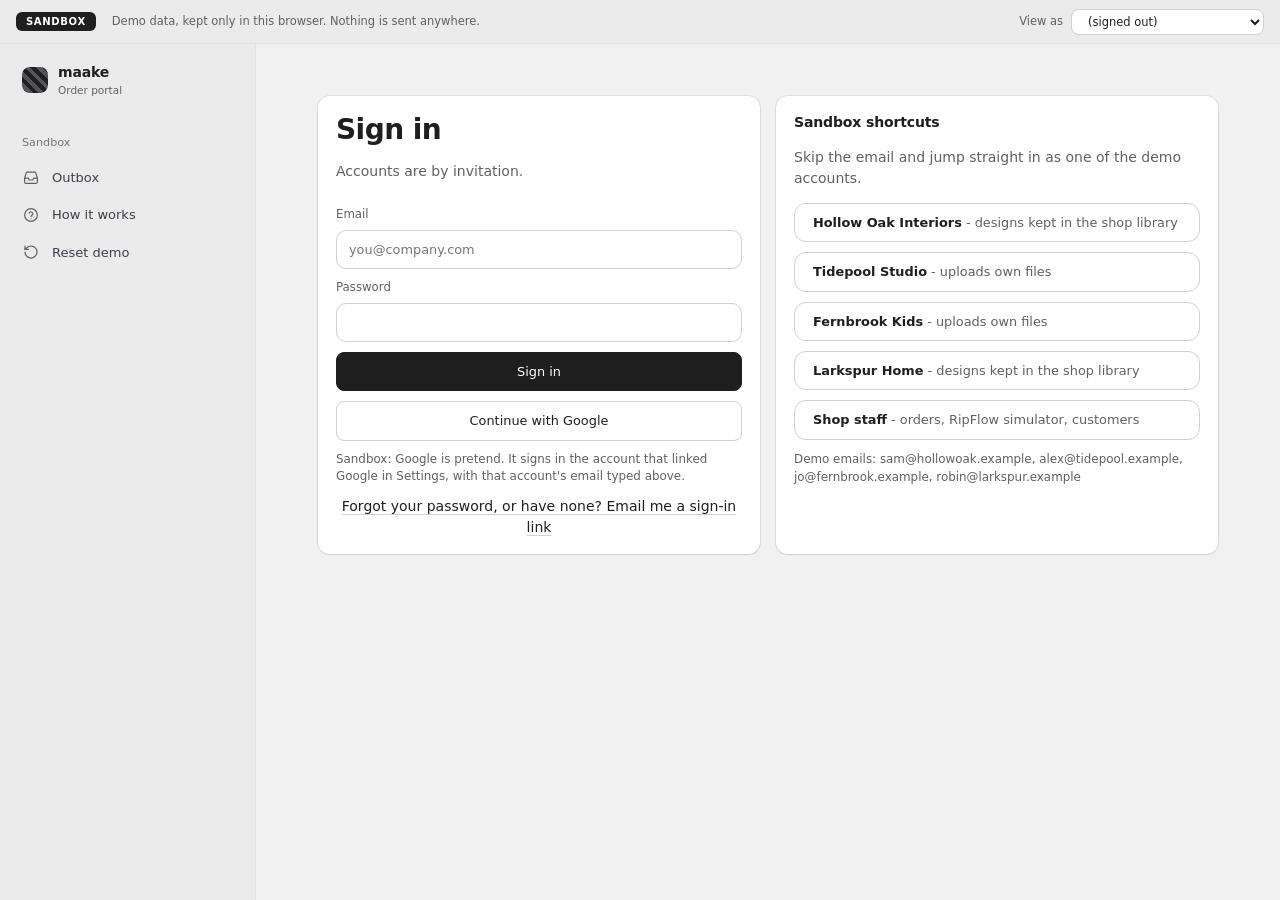
<file: index.html>
<!doctype html>
<html lang="en">
  <head>
    <meta charset="UTF-8" />
    <meta name="viewport" content="width=device-width, initial-scale=1.0" />
    <link rel="icon" href="data:," />
    <meta name="color-scheme" content="light dark" />
    <!-- public demo on GitHub Pages: reachable by link, kept out of search engines -->
    <meta name="robots" content="noindex, nofollow" />
    <title>maake - order portal (sandbox)</title>
    <script type="module" crossorigin src="./assets/index-TuaqaHuQ.js"></script>
    <link rel="stylesheet" crossorigin href="./assets/index-CSHPx0-i.css">
  </head>
  <body>
    <div id="root"></div>
  </body>
</html>
</file>
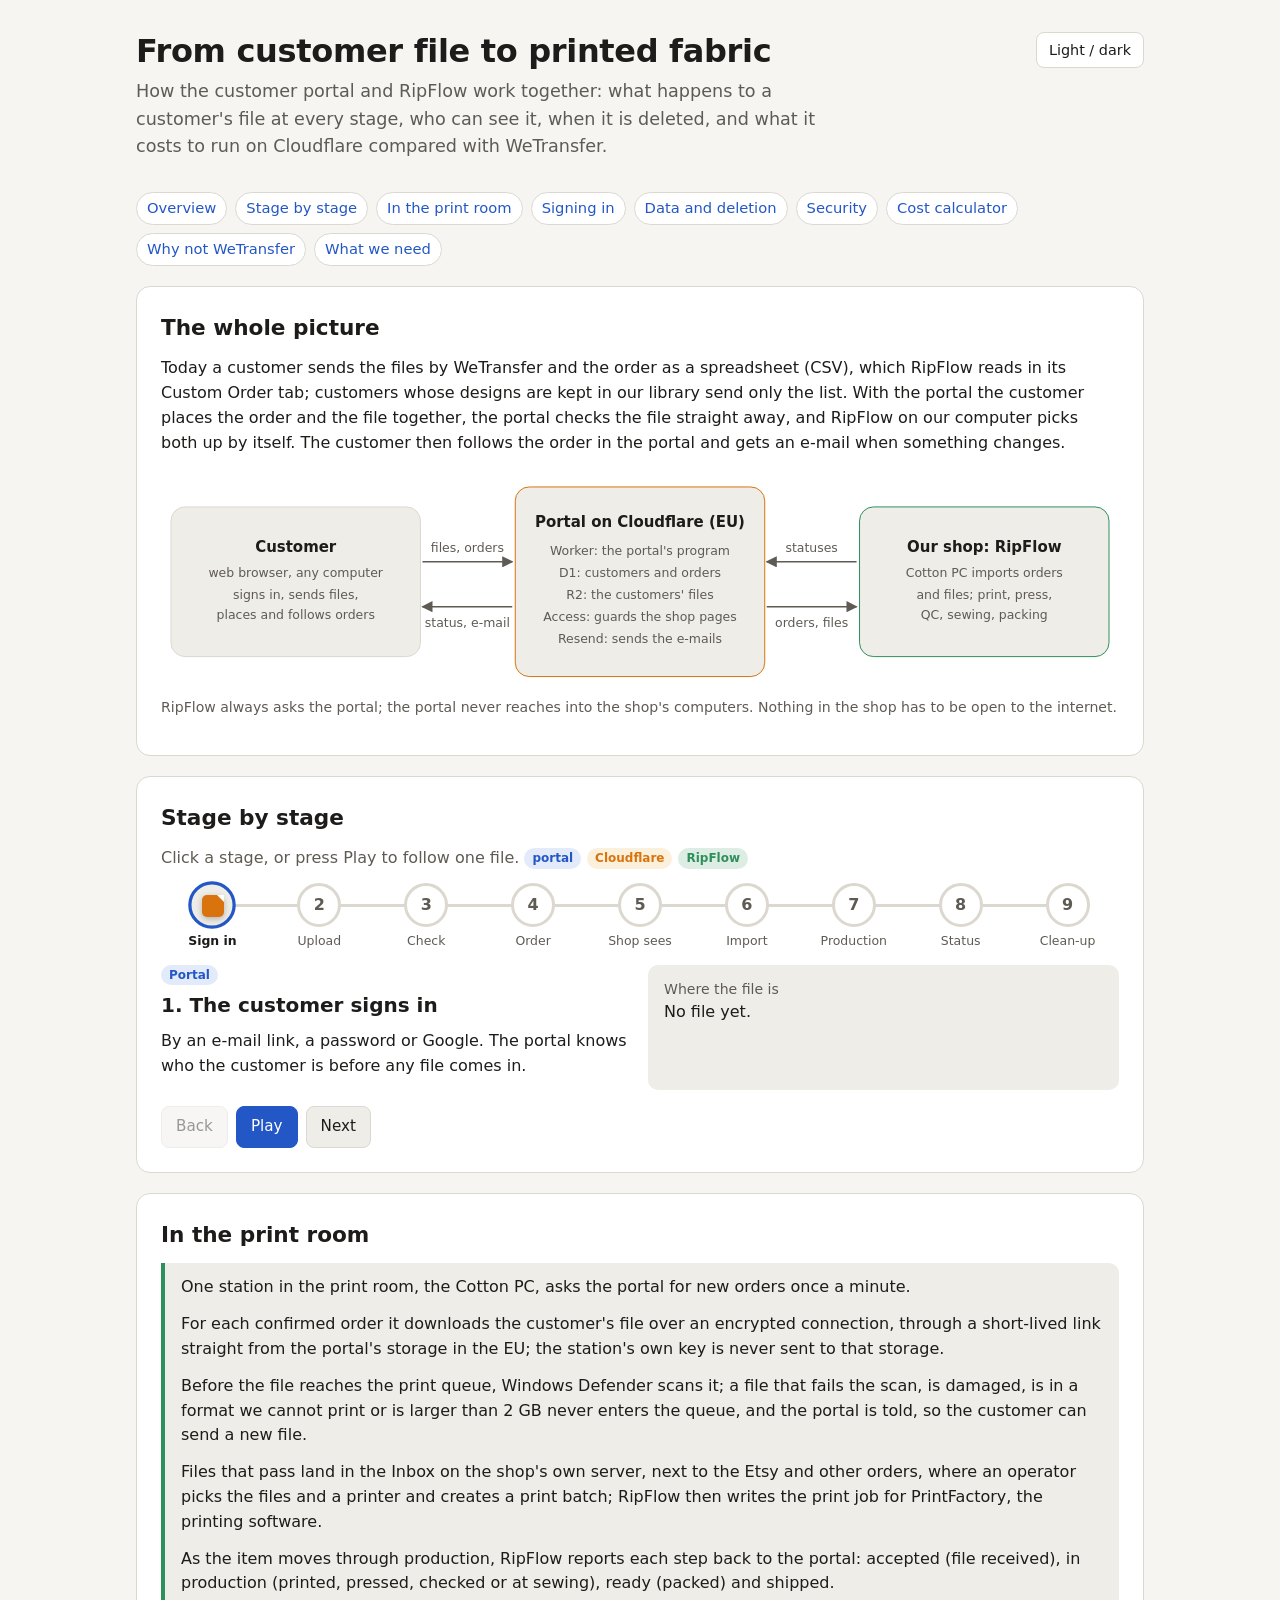
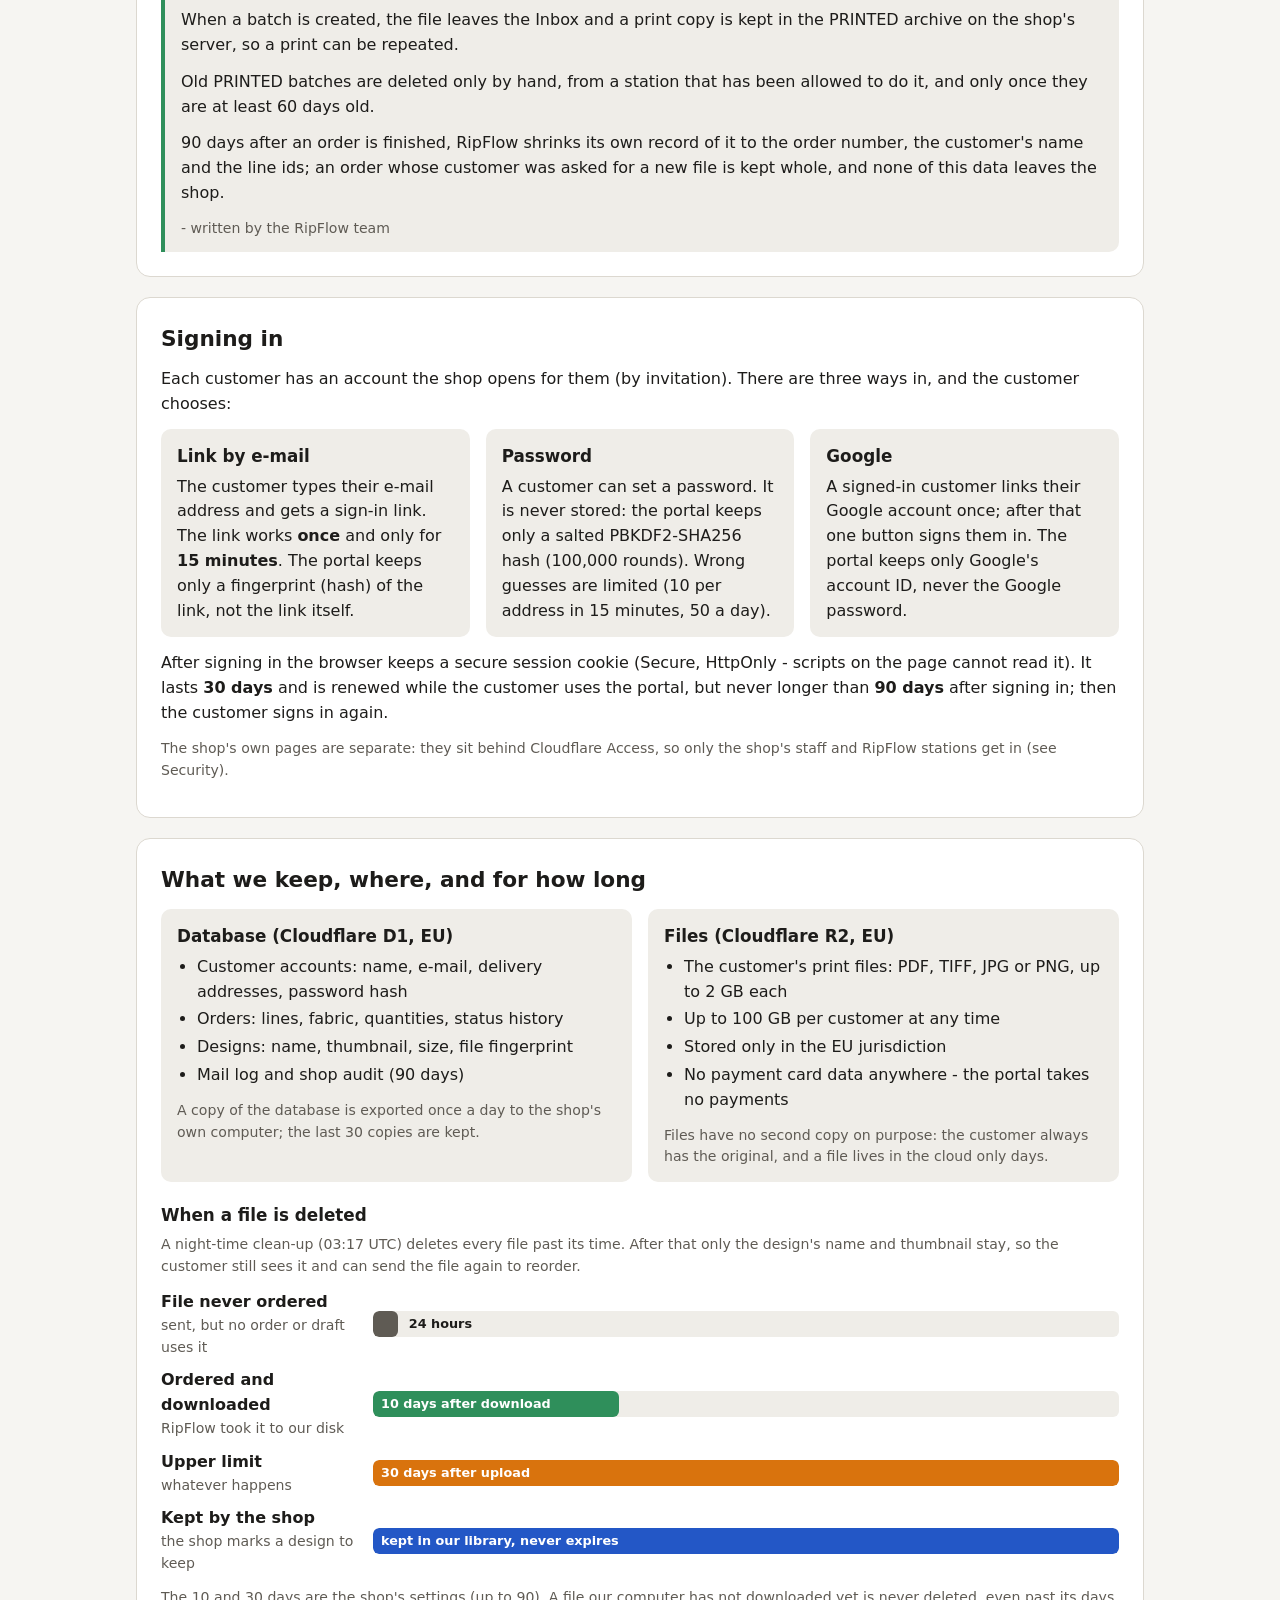
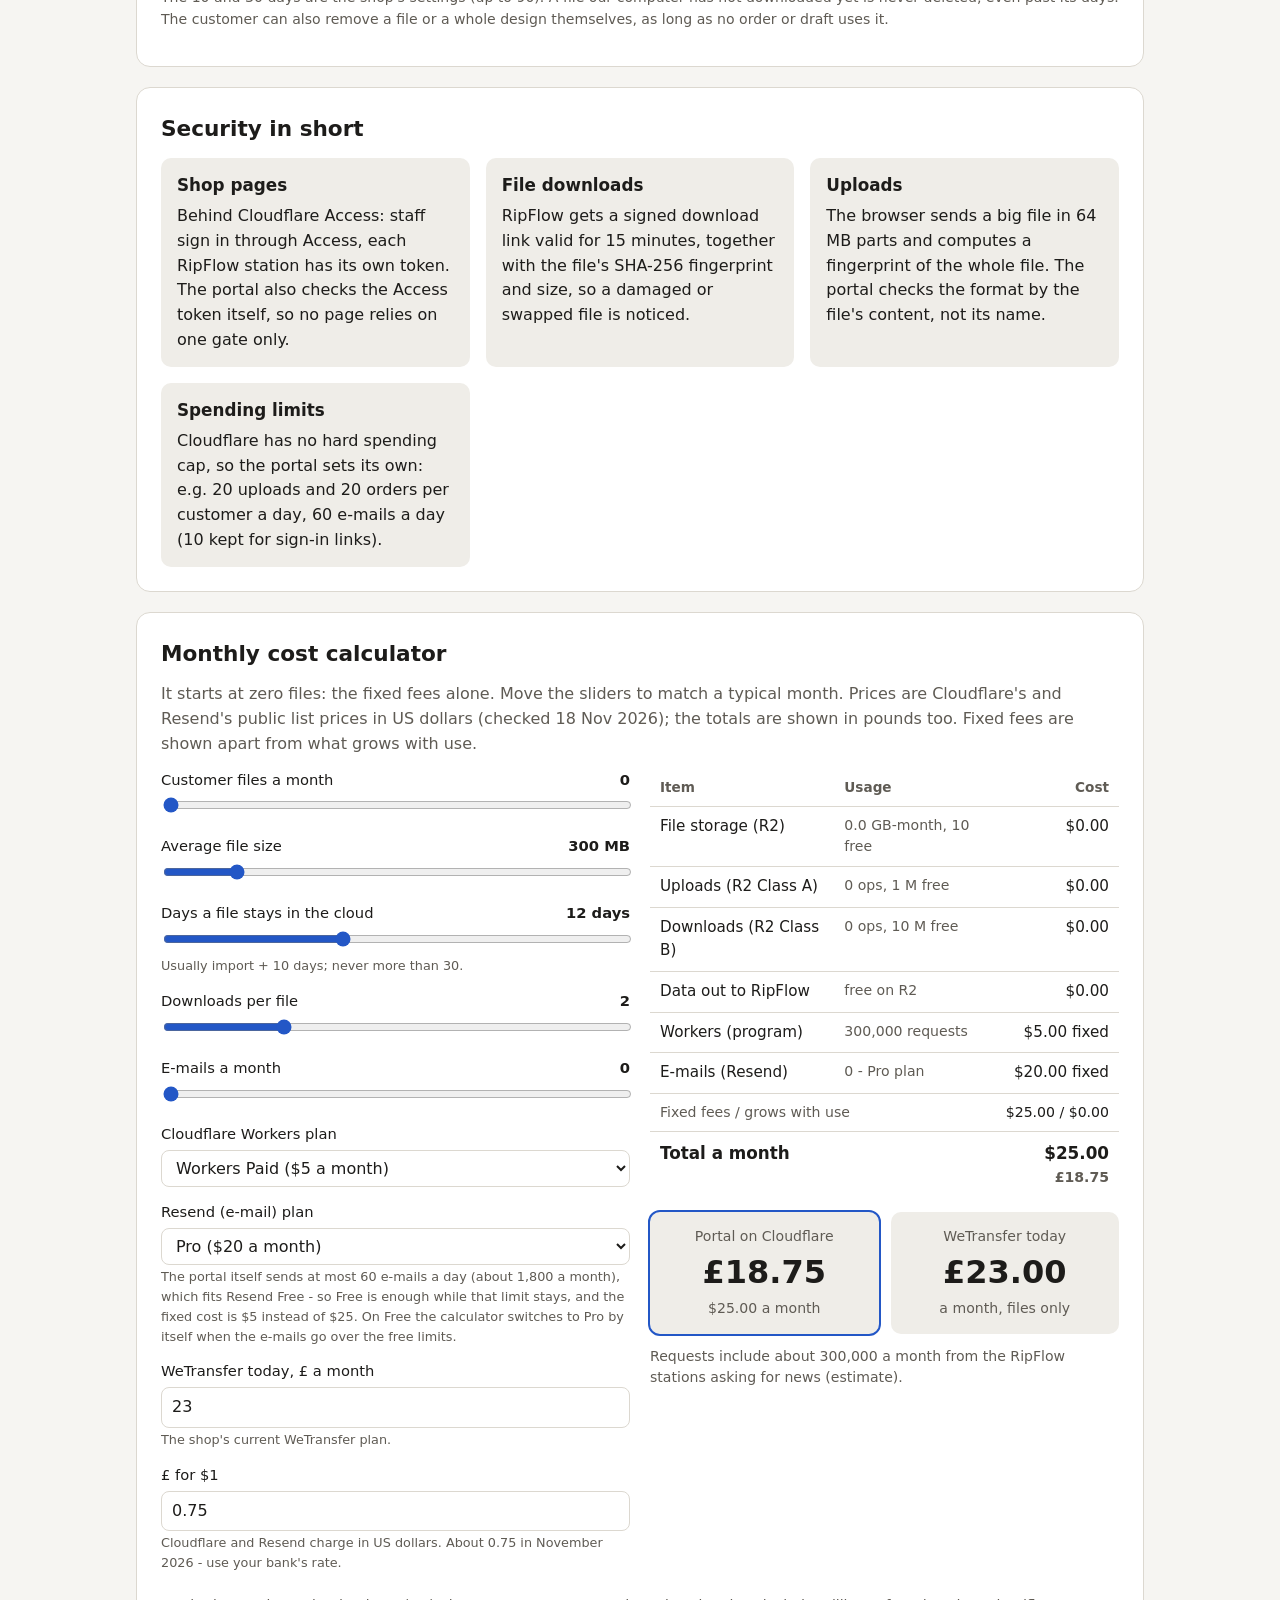
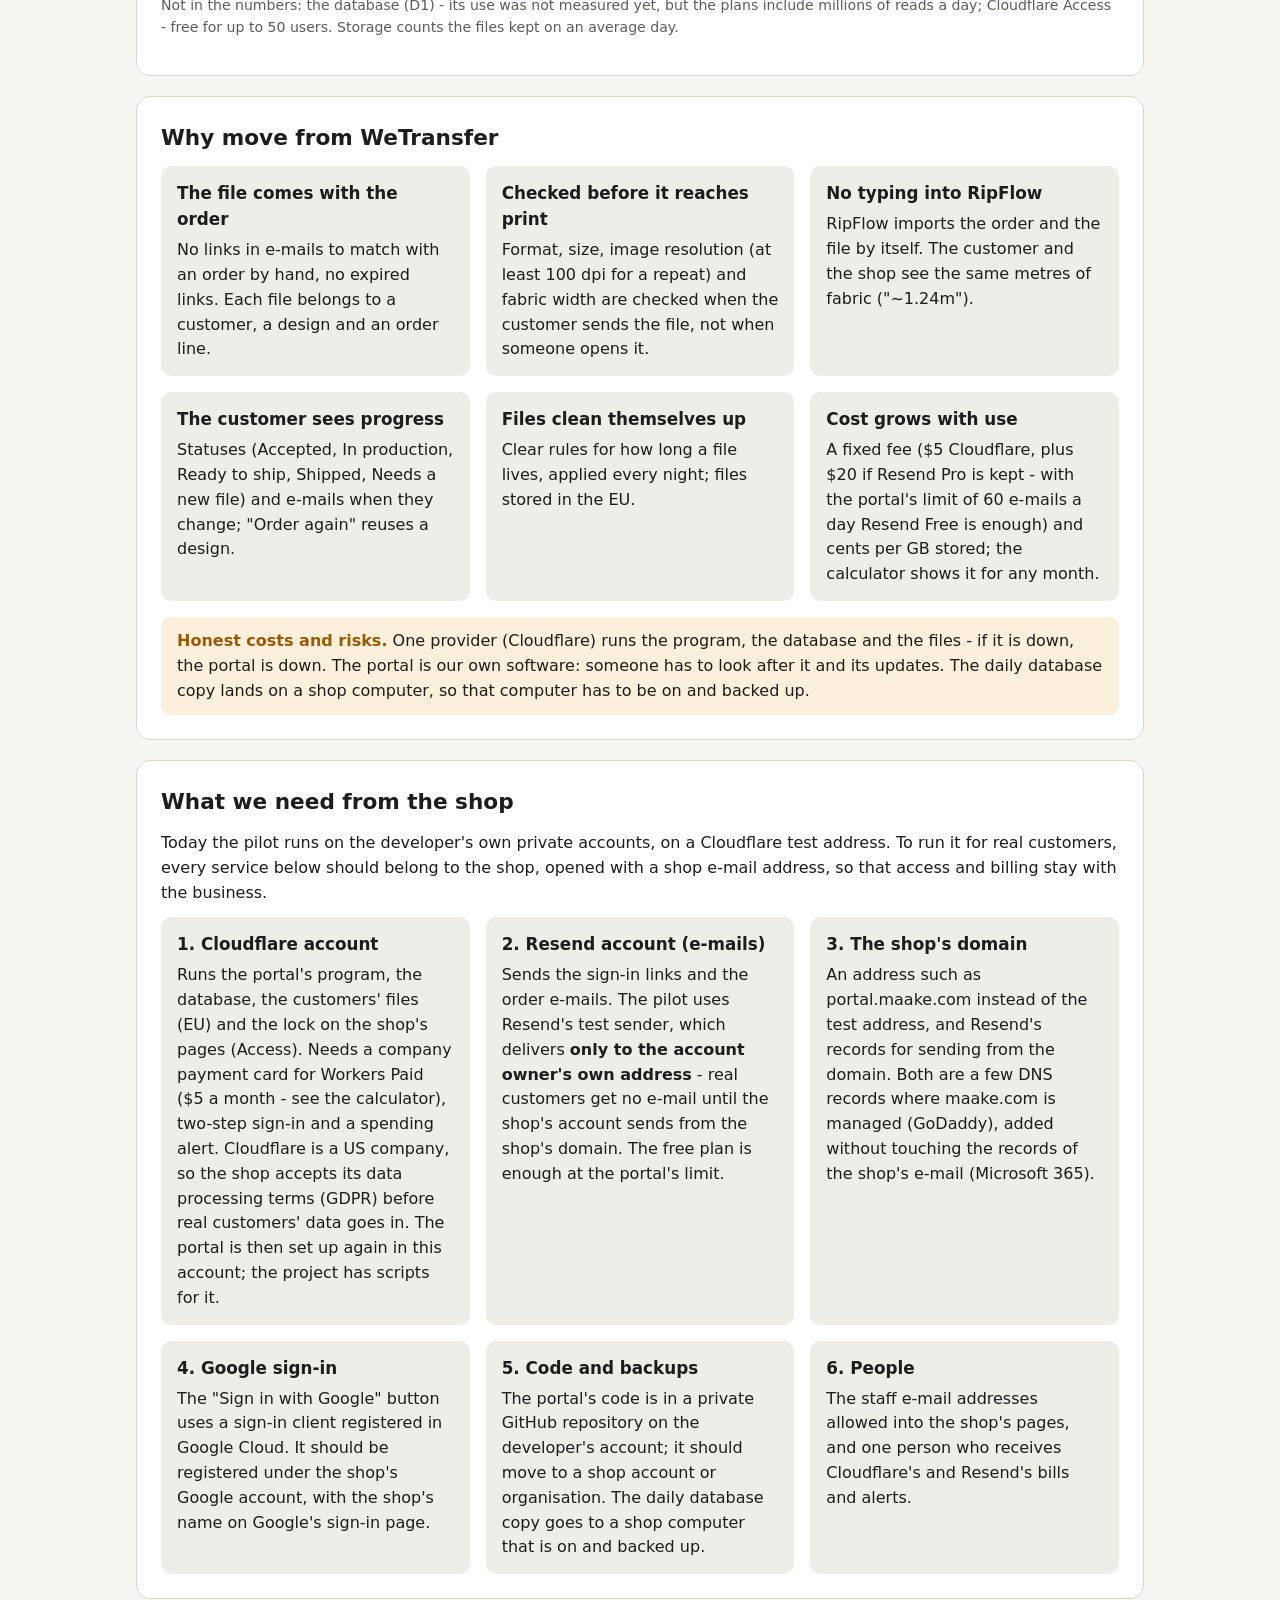
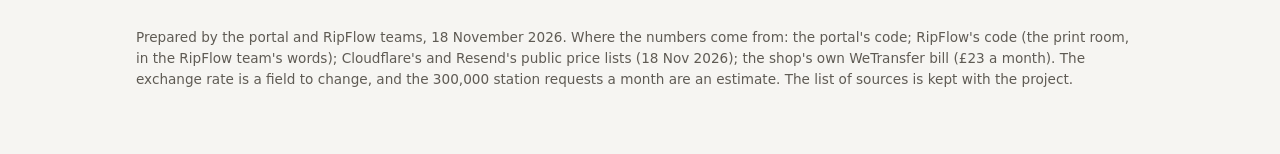
<file: prez-26716cb78a.html>
<!doctype html>
<html lang="en">
<head>
<meta charset="utf-8">
<meta name="viewport" content="width=device-width, initial-scale=1">
<!-- public demo on GitHub Pages (PREZ-2): reachable by link only, kept out of search engines; a copy of the approved PREZ-1 page -->
<meta name="robots" content="noindex, nofollow">
<title>Customer Portal Process</title>
<style>
:root {
  color-scheme: light dark;
  --bg: #f6f5f2;
  --surface: #ffffff;
  --surface-2: #efede8;
  --text: #1d1c1a;
  --muted: #5f5b54;
  --line: #dcd8d0;
  --accent: #2357c6;
  --accent-soft: #e3ebfb;
  --portal: #2357c6;
  --cloud: #d9730d;
  --station: #2f8f5b;
  --warn: #9a5b00;
  --warn-soft: #fbf0dc;
  --dot: #d9730d;
}
@media (prefers-color-scheme: dark) {
  :root:not([data-theme="light"]) {
    --bg: #161615;
    --surface: #1f1f1d;
    --surface-2: #292927;
    --text: #ecebe7;
    --muted: #a6a29a;
    --line: #3a3936;
    --accent: #7ea6f2;
    --accent-soft: #23314d;
    --portal: #7ea6f2;
    --cloud: #f0a35a;
    --station: #6cc394;
    --warn: #f0b860;
    --warn-soft: #3a2f1c;
    --dot: #f0a35a;
  }
}
:root[data-theme="dark"] {
  --bg: #161615;
  --surface: #1f1f1d;
  --surface-2: #292927;
  --text: #ecebe7;
  --muted: #a6a29a;
  --line: #3a3936;
  --accent: #7ea6f2;
  --accent-soft: #23314d;
  --portal: #7ea6f2;
  --cloud: #f0a35a;
  --station: #6cc394;
  --warn: #f0b860;
  --warn-soft: #3a2f1c;
  --dot: #f0a35a;
}
* { box-sizing: border-box; }
html { -webkit-text-size-adjust: 100%; }
body {
  margin: 0;
  background: var(--bg);
  color: var(--text);
  font: 16px/1.55 system-ui, -apple-system, "Segoe UI", Roboto, sans-serif;
}
main { max-width: 1040px; margin: 0 auto; padding: 32px 16px 64px; }
header.top { display: flex; justify-content: space-between; gap: 16px; align-items: flex-start; flex-wrap: wrap; }
h1 { font-size: 2rem; line-height: 1.2; margin: 0 0 8px; letter-spacing: -0.01em; }
h2 { font-size: 1.35rem; margin: 0 0 12px; }
h3 { font-size: 1.05rem; margin: 0 0 6px; }
p { margin: 0 0 12px; }
.lead { font-size: 1.1rem; color: var(--muted); max-width: 720px; }
.theme { border: 1px solid var(--line); background: var(--surface); color: var(--text); border-radius: 8px; padding: 6px 12px; font: inherit; font-size: 0.9rem; cursor: pointer; }
nav.toc { display: flex; flex-wrap: wrap; gap: 8px; margin: 20px 0 8px; }
nav.toc a { color: var(--accent); text-decoration: none; font-size: 0.92rem; border: 1px solid var(--line); background: var(--surface); padding: 4px 10px; border-radius: 999px; }
section { background: var(--surface); border: 1px solid var(--line); border-radius: 14px; padding: 24px; margin-top: 20px; }
.grid2 { display: grid; grid-template-columns: repeat(auto-fit, minmax(260px, 1fr)); gap: 16px; }
.card { background: var(--surface-2); border-radius: 10px; padding: 14px 16px; }
.card p:last-child, .card ul:last-child { margin-bottom: 0; }
ul { margin: 0 0 12px; padding-left: 20px; }
li { margin: 3px 0; }
.muted { color: var(--muted); }
.small { font-size: 0.88rem; }
.tag { display: inline-block; font-size: 0.75rem; font-weight: 600; padding: 1px 8px; border-radius: 999px; margin-right: 6px; vertical-align: 1px; }
.tag.portal { background: var(--accent-soft); color: var(--portal); }
.tag.cloud { background: var(--warn-soft); color: var(--cloud); }
.tag.station { background: color-mix(in srgb, var(--station) 16%, transparent); color: var(--station); }
.note { background: var(--warn-soft); border-radius: 10px; padding: 12px 16px; color: var(--text); }
.note strong { color: var(--warn); }
table { width: 100%; border-collapse: collapse; font-size: 0.95rem; }
th, td { text-align: left; padding: 8px 10px; border-bottom: 1px solid var(--line); vertical-align: top; }
th { font-weight: 600; color: var(--muted); font-size: 0.85rem; }
.table-wrap { overflow-x: auto; }

/* overview diagram */
.overview svg { width: 100%; height: auto; display: block; }
.overview text { fill: var(--text); font: 600 15px system-ui, sans-serif; }
.overview text.sub { fill: var(--muted); font: 400 12.5px system-ui, sans-serif; }
.overview .box { fill: var(--surface-2); stroke: var(--line); }
.overview .arrow { stroke: var(--muted); stroke-width: 1.6; fill: none; marker-end: url(#arrowhead); }
.overview .arrowhead { fill: var(--muted); }

/* stage by stage */
.track { position: relative; display: grid; grid-template-columns: repeat(9, 1fr); gap: 4px; margin: 8px 0 16px; }
.track::before { content: ""; position: absolute; left: 5%; right: 5%; top: 21px; height: 3px; background: var(--line); border-radius: 2px; }
.stop { position: relative; display: flex; flex-direction: column; align-items: center; gap: 6px; background: none; border: 0; padding: 0; font: inherit; color: var(--muted); cursor: pointer; }
.stop .num { width: 44px; height: 44px; border-radius: 50%; display: grid; place-items: center; font-weight: 700; background: var(--surface); border: 3px solid var(--line); color: var(--muted); z-index: 1; transition: border-color .3s, background .3s, color .3s; }
.stop .lbl { font-size: 0.78rem; text-align: center; line-height: 1.25; }
.stop.portal.done .num, .stop.portal.on .num { border-color: var(--portal); color: var(--portal); }
.stop.cloud.done .num, .stop.cloud.on .num { border-color: var(--cloud); color: var(--cloud); }
.stop.station.done .num, .stop.station.on .num { border-color: var(--station); color: var(--station); }
.stop.on .num { background: var(--surface-2); transform: scale(1.08); }
.stop.on .lbl { color: var(--text); font-weight: 600; }
.stop:focus-visible .num { outline: 3px solid var(--accent); outline-offset: 2px; }
.file-dot { position: absolute; top: 12px; width: 22px; height: 22px; margin-left: -11px; border-radius: 5px; background: var(--dot); box-shadow: 0 2px 6px rgba(0,0,0,.25); z-index: 2; transition: left .7s cubic-bezier(.5,0,.2,1); pointer-events: none; }
.file-dot::after { content: ""; position: absolute; right: 0; top: 0; border-style: solid; border-width: 0 7px 7px 0; border-color: transparent var(--surface) transparent transparent; }
.stage-panel { display: grid; grid-template-columns: 1fr 1fr; gap: 16px; }
.stage-panel .who { font-size: 0.85rem; color: var(--muted); margin-bottom: 4px; }
.stage-panel h3 { font-size: 1.25rem; margin-bottom: 8px; }
.controls { display: flex; gap: 8px; flex-wrap: wrap; margin-top: 16px; }
.btn { border: 1px solid var(--line); background: var(--surface-2); color: var(--text); border-radius: 8px; padding: 8px 14px; font: inherit; font-size: 0.95rem; cursor: pointer; }
.btn.primary { background: var(--accent); border-color: var(--accent); color: var(--surface); }
.btn:disabled { opacity: .45; cursor: default; }
.fade { animation: fade .45s ease; }
@keyframes fade { from { opacity: 0; transform: translateY(4px); } to { opacity: 1; transform: none; } }

/* lifetime bars */
.life { display: grid; gap: 10px; }
.life-row { display: grid; grid-template-columns: 200px 1fr; gap: 12px; align-items: center; }
.bar { position: relative; height: 26px; background: var(--surface-2); border-radius: 6px; overflow: hidden; }
.bar span { position: absolute; top: 0; bottom: 0; left: 0; border-radius: 6px; display: flex; align-items: center; padding-left: 8px; font-size: 0.8rem; color: var(--surface); font-weight: 600; white-space: nowrap; }

/* calculator */
.calc { display: grid; grid-template-columns: minmax(0, 1fr) minmax(0, 1fr); gap: 20px; }
.field { margin-bottom: 14px; }
.field label { display: flex; justify-content: space-between; gap: 8px; font-size: 0.92rem; margin-bottom: 4px; }
.field label output { font-weight: 700; font-variant-numeric: tabular-nums; }
.field input[type="range"] { width: 100%; accent-color: var(--accent); }
.field select, .field input[type="number"] { width: 100%; padding: 7px 10px; border-radius: 8px; border: 1px solid var(--line); background: var(--surface); color: var(--text); font: inherit; }
.field .hint { font-size: 0.8rem; color: var(--muted); margin-top: 2px; }
.result td:last-child, .result th:last-child { text-align: right; font-variant-numeric: tabular-nums; white-space: nowrap; }
.result tr.total td { font-weight: 700; font-size: 1.05rem; border-bottom: 0; }
.big { font-size: 2rem; font-weight: 700; font-variant-numeric: tabular-nums; }
.compare { display: grid; grid-template-columns: 1fr 1fr; gap: 12px; margin-top: 16px; }
.compare .card { text-align: center; }
.compare .card.us { outline: 2px solid var(--accent); }
.from-ripflow { border-left: 4px solid var(--station); background: var(--surface-2); padding: 12px 16px; border-radius: 0 10px 10px 0; }
footer { margin-top: 28px; color: var(--muted); font-size: 0.85rem; }

@media (max-width: 760px) {
  h1 { font-size: 1.6rem; }
  section { padding: 18px 16px; }
  .stage-panel, .calc, .compare { grid-template-columns: 1fr; }
  .track { grid-template-columns: repeat(9, minmax(0, 1fr)); gap: 0; }
  .stop .num { width: 32px; height: 32px; font-size: 0.85rem; border-width: 2px; }
  .track::before { top: 15px; }
  .file-dot { top: 7px; width: 18px; height: 18px; margin-left: -9px; }
  .stop .lbl { display: none; }
  .life-row { grid-template-columns: 1fr; gap: 4px; }
  .overview .diagram { overflow-x: auto; }
  .overview svg { min-width: 680px; }
}
@media (prefers-reduced-motion: reduce) {
  *, *::before, *::after { animation: none !important; transition: none !important; }
}
</style>
</head>
<body>
<main>
  <header class="top">
    <div>
      <h1>From customer file to printed fabric</h1>
      <p class="lead">How the customer portal and RipFlow work together: what happens to a customer's file at every stage, who can see it, when it is deleted, and what it costs to run on Cloudflare compared with WeTransfer.</p>
    </div>
    <button class="theme" id="theme" type="button" aria-label="Switch light or dark">Light / dark</button>
  </header>
  <nav class="toc" aria-label="Sections">
    <a href="#overview">Overview</a>
    <a href="#stages">Stage by stage</a>
    <a href="#printroom">In the print room</a>
    <a href="#signin">Signing in</a>
    <a href="#data">Data and deletion</a>
    <a href="#security">Security</a>
    <a href="#costs">Cost calculator</a>
    <a href="#wetransfer">Why not WeTransfer</a>
    <a href="#needs">What we need</a>
  </nav>

  <section id="overview" class="overview">
    <h2>The whole picture</h2>
    <p>Today a customer sends the files by WeTransfer and the order as a spreadsheet (CSV), which RipFlow reads in its Custom Order tab; customers whose designs are kept in our library send only the list. With the portal the customer places the order and the file together, the portal checks the file straight away, and RipFlow on our computer picks both up by itself. The customer then follows the order in the portal and gets an e-mail when something changes.</p>
    <div class="diagram"><svg viewBox="0 0 960 230" role="img" aria-label="Customer browser sends files to the portal on Cloudflare in the EU; the RipFlow computer in the shop takes orders and files from the portal and sends statuses back">
      <defs>
        <marker id="arrowhead" viewBox="0 0 10 10" refX="9" refY="5" markerWidth="7" markerHeight="7" orient="auto-start-reverse"><path class="arrowhead" d="M0,0 L10,5 L0,10 z"/></marker>
      </defs>
      <rect class="box" x="10" y="40" width="250" height="150" rx="14"/>
      <text x="135" y="85" text-anchor="middle">Customer</text>
      <text class="sub" x="135" y="110" text-anchor="middle">web browser, any computer</text>
      <text class="sub" x="135" y="132" text-anchor="middle">signs in, sends files,</text>
      <text class="sub" x="135" y="152" text-anchor="middle">places and follows orders</text>

      <rect class="box" x="355" y="20" width="250" height="190" rx="14" style="stroke: var(--cloud)"/>
      <text x="480" y="60" text-anchor="middle">Portal on Cloudflare (EU)</text>
      <text class="sub" x="480" y="88" text-anchor="middle">Worker: the portal's program</text>
      <text class="sub" x="480" y="110" text-anchor="middle">D1: customers and orders</text>
      <text class="sub" x="480" y="132" text-anchor="middle">R2: the customers' files</text>
      <text class="sub" x="480" y="154" text-anchor="middle">Access: guards the shop pages</text>
      <text class="sub" x="480" y="176" text-anchor="middle">Resend: sends the e-mails</text>

      <rect class="box" x="700" y="40" width="250" height="150" rx="14" style="stroke: var(--station)"/>
      <text x="825" y="85" text-anchor="middle">Our shop: RipFlow</text>
      <text class="sub" x="825" y="110" text-anchor="middle">Cotton PC imports orders</text>
      <text class="sub" x="825" y="132" text-anchor="middle">and files; print, press,</text>
      <text class="sub" x="825" y="152" text-anchor="middle">QC, sewing, packing</text>

      <path class="arrow" d="M262 95 L352 95"/>
      <path class="arrow" d="M352 140 L262 140"/>
      <text class="sub" x="307" y="85" text-anchor="middle">files, orders</text>
      <text class="sub" x="307" y="160" text-anchor="middle">status, e-mail</text>
      <path class="arrow" d="M697 95 L607 95"/>
      <path class="arrow" d="M607 140 L697 140"/>
      <text class="sub" x="652" y="85" text-anchor="middle">statuses</text>
      <text class="sub" x="652" y="160" text-anchor="middle">orders, files</text>
    </svg></div>
    <p class="small muted">RipFlow always asks the portal; the portal never reaches into the shop's computers. Nothing in the shop has to be open to the internet.</p>
  </section>

  <section id="stages">
    <h2>Stage by stage</h2>
    <p class="muted">Click a stage, or press Play to follow one file. <span class="tag portal">portal</span><span class="tag cloud">Cloudflare</span><span class="tag station">RipFlow</span></p>
    <div class="track" id="track" role="tablist" aria-label="Stages">
      <div class="file-dot" id="dot" aria-hidden="true"></div>
    </div>
    <div id="panel" class="stage-panel" role="tabpanel" aria-live="polite"></div>
    <div class="controls">
      <button class="btn" id="prev" type="button">Back</button>
      <button class="btn primary" id="play" type="button">Play</button>
      <button class="btn" id="next" type="button">Next</button>
    </div>
  </section>

  <section id="printroom">
    <h2>In the print room</h2>
    <div class="from-ripflow">
      <p>One station in the print room, the Cotton PC, asks the portal for new orders once a minute.</p>
      <p>For each confirmed order it downloads the customer's file over an encrypted connection, through a short-lived link straight from the portal's storage in the EU; the station's own key is never sent to that storage.</p>
      <p>Before the file reaches the print queue, Windows Defender scans it; a file that fails the scan, is damaged, is in a format we cannot print or is larger than 2 GB never enters the queue, and the portal is told, so the customer can send a new file.</p>
      <p>Files that pass land in the Inbox on the shop's own server, next to the Etsy and other orders, where an operator picks the files and a printer and creates a print batch; RipFlow then writes the print job for PrintFactory, the printing software.</p>
      <p>As the item moves through production, RipFlow reports each step back to the portal: accepted (file received), in production (printed, pressed, checked or at sewing), ready (packed) and shipped.</p>
      <p>When a batch is created, the file leaves the Inbox and a print copy is kept in the PRINTED archive on the shop's server, so a print can be repeated.</p>
      <p>Old PRINTED batches are deleted only by hand, from a station that has been allowed to do it, and only once they are at least 60 days old.</p>
      <p>90 days after an order is finished, RipFlow shrinks its own record of it to the order number, the customer's name and the line ids; an order whose customer was asked for a new file is kept whole, and none of this data leaves the shop.</p>
      <p class="small muted" style="margin-bottom:0">- written by the RipFlow team</p>
    </div>
  </section>

  <section id="signin">
    <h2>Signing in</h2>
    <p>Each customer has an account the shop opens for them (by invitation). There are three ways in, and the customer chooses:</p>
    <div class="grid2">
      <div class="card"><h3>Link by e-mail</h3><p>The customer types their e-mail address and gets a sign-in link. The link works <strong>once</strong> and only for <strong>15 minutes</strong>. The portal keeps only a fingerprint (hash) of the link, not the link itself.</p></div>
      <div class="card"><h3>Password</h3><p>A customer can set a password. It is never stored: the portal keeps only a salted PBKDF2-SHA256 hash (100,000 rounds). Wrong guesses are limited (10 per address in 15 minutes, 50 a day).</p></div>
      <div class="card"><h3>Google</h3><p>A signed-in customer links their Google account once; after that one button signs them in. The portal keeps only Google's account ID, never the Google password.</p></div>
    </div>
    <p style="margin-top:14px">After signing in the browser keeps a secure session cookie (Secure, HttpOnly - scripts on the page cannot read it). It lasts <strong>30 days</strong> and is renewed while the customer uses the portal, but never longer than <strong>90 days</strong> after signing in; then the customer signs in again.</p>
    <p class="muted small">The shop's own pages are separate: they sit behind Cloudflare Access, so only the shop's staff and RipFlow stations get in (see Security).</p>
  </section>

  <section id="data">
    <h2>What we keep, where, and for how long</h2>
    <div class="grid2">
      <div class="card"><h3>Database (Cloudflare D1, EU)</h3><ul>
        <li>Customer accounts: name, e-mail, delivery addresses, password hash</li>
        <li>Orders: lines, fabric, quantities, status history</li>
        <li>Designs: name, thumbnail, size, file fingerprint</li>
        <li>Mail log and shop audit (90 days)</li>
      </ul><p class="small muted">A copy of the database is exported once a day to the shop's own computer; the last 30 copies are kept.</p></div>
      <div class="card"><h3>Files (Cloudflare R2, EU)</h3><ul>
        <li>The customer's print files: PDF, TIFF, JPG or PNG, up to 2 GB each</li>
        <li>Up to 100 GB per customer at any time</li>
        <li>Stored only in the EU jurisdiction</li>
        <li>No payment card data anywhere - the portal takes no payments</li>
      </ul><p class="small muted">Files have no second copy on purpose: the customer always has the original, and a file lives in the cloud only days.</p></div>
    </div>

    <h3 style="margin-top:20px">When a file is deleted</h3>
    <p class="muted small">A night-time clean-up (03:17 UTC) deletes every file past its time. After that only the design's name and thumbnail stay, so the customer still sees it and can send the file again to reorder.</p>
    <div class="life" aria-label="File lifetimes">
      <div class="life-row"><div><strong>File never ordered</strong><div class="small muted">sent, but no order or draft uses it</div></div><div class="bar"><span style="width:3.3%;background:var(--muted)"></span><span style="left:4%;color:var(--text);padding-left:6px">24 hours</span></div></div>
      <div class="life-row"><div><strong>Ordered and downloaded</strong><div class="small muted">RipFlow took it to our disk</div></div><div class="bar"><span style="width:33%;background:var(--station)">10 days after download</span></div></div>
      <div class="life-row"><div><strong>Upper limit</strong><div class="small muted">whatever happens</div></div><div class="bar"><span style="width:100%;background:var(--cloud)">30 days after upload</span></div></div>
      <div class="life-row"><div><strong>Kept by the shop</strong><div class="small muted">the shop marks a design to keep</div></div><div class="bar"><span style="width:100%;background:var(--portal)">kept in our library, never expires</span></div></div>
    </div>
    <p class="small muted" style="margin-top:12px">The 10 and 30 days are the shop's settings (up to 90). A file our computer has not downloaded yet is never deleted, even past its days. The customer can also remove a file or a whole design themselves, as long as no order or draft uses it.</p>
  </section>

  <section id="security">
    <h2>Security in short</h2>
    <div class="grid2">
      <div class="card"><h3>Shop pages</h3><p>Behind Cloudflare Access: staff sign in through Access, each RipFlow station has its own token. The portal also checks the Access token itself, so no page relies on one gate only.</p></div>
      <div class="card"><h3>File downloads</h3><p>RipFlow gets a signed download link valid for 15 minutes, together with the file's SHA-256 fingerprint and size, so a damaged or swapped file is noticed.</p></div>
      <div class="card"><h3>Uploads</h3><p>The browser sends a big file in 64 MB parts and computes a fingerprint of the whole file. The portal checks the format by the file's content, not its name.</p></div>
      <div class="card"><h3>Spending limits</h3><p>Cloudflare has no hard spending cap, so the portal sets its own: e.g. 20 uploads and 20 orders per customer a day, 60 e-mails a day (10 kept for sign-in links).</p></div>
    </div>
  </section>

  <section id="costs">
    <h2>Monthly cost calculator</h2>
    <p class="muted">It starts at zero files: the fixed fees alone. Move the sliders to match a typical month. Prices are Cloudflare's and Resend's public list prices in US dollars (checked 18 Nov 2026); the totals are shown in pounds too. Fixed fees are shown apart from what grows with use.</p>
    <div class="calc">
      <div>
        <div class="field"><label for="files">Customer files a month <output id="filesOut"></output></label><input type="range" id="files" min="0" max="3000" step="10" value="0"></div>
        <div class="field"><label for="size">Average file size <output id="sizeOut"></output></label><input type="range" id="size" min="10" max="2000" step="10" value="300"></div>
        <div class="field"><label for="days">Days a file stays in the cloud <output id="daysOut"></output></label><input type="range" id="days" min="1" max="30" step="1" value="12"><div class="hint">Usually import + 10 days; never more than 30.</div></div>
        <div class="field"><label for="dl">Downloads per file <output id="dlOut"></output></label><input type="range" id="dl" min="1" max="5" step="1" value="2"></div>
        <div class="field"><label for="mails">E-mails a month <output id="mailsOut"></output></label><input type="range" id="mails" min="0" max="3000" step="50" value="0"></div>
        <div class="field"><label for="plan">Cloudflare Workers plan</label><select id="plan"><option value="paid">Workers Paid ($5 a month)</option><option value="free">Workers Free</option></select></div>
        <div class="field"><label for="resend">Resend (e-mail) plan</label><select id="resend"><option value="pro">Pro ($20 a month)</option><option value="free">Free (3,000 e-mails a month, 100 a day)</option></select><div class="hint">The portal itself sends at most 60 e-mails a day (about 1,800 a month), which fits Resend Free - so Free is enough while that limit stays, and the fixed cost is $5 instead of $25. On Free the calculator switches to Pro by itself when the e-mails go over the free limits.</div></div>
        <div class="field"><label for="wt">WeTransfer today, £ a month</label><input type="number" id="wt" min="0" step="1" value="23"><div class="hint">The shop's current WeTransfer plan.</div></div>
        <div class="field"><label for="rate">£ for $1</label><input type="number" id="rate" min="0.5" max="1.2" step="0.01" value="0.75"><div class="hint">Cloudflare and Resend charge in US dollars. About 0.75 in November 2026 - use your bank's rate.</div></div>
      </div>
      <div>
        <div class="table-wrap"><table class="result"><thead><tr><th>Item</th><th>Usage</th><th>Cost</th></tr></thead><tbody id="rows"></tbody></table></div>
        <div class="compare">
          <div class="card us"><div class="small muted">Portal on Cloudflare</div><div class="big" id="ourTotal"></div><div class="small muted" id="ourUsd"></div></div>
          <div class="card"><div class="small muted">WeTransfer today</div><div class="big" id="wtTotal"></div><div class="small muted">a month, files only</div></div>
        </div>
        <p class="small muted" id="calcNotes" style="margin-top:12px"></p>
      </div>
    </div>
    <p class="small muted" style="margin-top:8px">Not in the numbers: the database (D1) - its use was not measured yet, but the plans include millions of reads a day; Cloudflare Access - free for up to 50 users. Storage counts the files kept on an average day.</p>
  </section>

  <section id="wetransfer">
    <h2>Why move from WeTransfer</h2>
    <div class="grid2">
      <div class="card"><h3>The file comes with the order</h3><p>No links in e-mails to match with an order by hand, no expired links. Each file belongs to a customer, a design and an order line.</p></div>
      <div class="card"><h3>Checked before it reaches print</h3><p>Format, size, image resolution (at least 100 dpi for a repeat) and fabric width are checked when the customer sends the file, not when someone opens it.</p></div>
      <div class="card"><h3>No typing into RipFlow</h3><p>RipFlow imports the order and the file by itself. The customer and the shop see the same metres of fabric ("~1.24m").</p></div>
      <div class="card"><h3>The customer sees progress</h3><p>Statuses (Accepted, In production, Ready to ship, Shipped, Needs a new file) and e-mails when they change; "Order again" reuses a design.</p></div>
      <div class="card"><h3>Files clean themselves up</h3><p>Clear rules for how long a file lives, applied every night; files stored in the EU.</p></div>
      <div class="card"><h3>Cost grows with use</h3><p>A fixed fee ($5 Cloudflare, plus $20 if Resend Pro is kept - with the portal's limit of 60 e-mails a day Resend Free is enough) and cents per GB stored; the calculator shows it for any month.</p></div>
    </div>
    <div class="note" style="margin-top:16px"><strong>Honest costs and risks.</strong> One provider (Cloudflare) runs the program, the database and the files - if it is down, the portal is down. The portal is our own software: someone has to look after it and its updates. The daily database copy lands on a shop computer, so that computer has to be on and backed up.</div>
  </section>

  <section id="needs">
    <h2>What we need from the shop</h2>
    <p>Today the pilot runs on the developer's own private accounts, on a Cloudflare test address. To run it for real customers, every service below should belong to the shop, opened with a shop e-mail address, so that access and billing stay with the business.</p>
    <div class="grid2">
      <div class="card"><h3>1. Cloudflare account</h3><p>Runs the portal's program, the database, the customers' files (EU) and the lock on the shop's pages (Access). Needs a company payment card for Workers Paid ($5 a month - see the calculator), two-step sign-in and a spending alert. Cloudflare is a US company, so the shop accepts its data processing terms (GDPR) before real customers' data goes in. The portal is then set up again in this account; the project has scripts for it.</p></div>
      <div class="card"><h3>2. Resend account (e-mails)</h3><p>Sends the sign-in links and the order e-mails. The pilot uses Resend's test sender, which delivers <strong>only to the account owner's own address</strong> - real customers get no e-mail until the shop's account sends from the shop's domain. The free plan is enough at the portal's limit.</p></div>
      <div class="card"><h3>3. The shop's domain</h3><p>An address such as portal.maake.com instead of the test address, and Resend's records for sending from the domain. Both are a few DNS records where maake.com is managed (GoDaddy), added without touching the records of the shop's e-mail (Microsoft 365).</p></div>
      <div class="card"><h3>4. Google sign-in</h3><p>The "Sign in with Google" button uses a sign-in client registered in Google Cloud. It should be registered under the shop's Google account, with the shop's name on Google's sign-in page.</p></div>
      <div class="card"><h3>5. Code and backups</h3><p>The portal's code is in a private GitHub repository on the developer's account; it should move to a shop account or organisation. The daily database copy goes to a shop computer that is on and backed up.</p></div>
      <div class="card"><h3>6. People</h3><p>The staff e-mail addresses allowed into the shop's pages, and one person who receives Cloudflare's and Resend's bills and alerts.</p></div>
    </div>
  </section>

  <footer>Prepared by the portal and RipFlow teams, 18 November 2026. Where the numbers come from: the portal's code; RipFlow's code (the print room, in the RipFlow team's words); Cloudflare's and Resend's public price lists (18 Nov 2026); the shop's own WeTransfer bill (£23 a month). The exchange rate is a field to change, and the 300,000 station requests a month are an estimate. The list of sources is kept with the project.</footer>
</main>

<script id="pricing">
// Prices and formulas in one place (facts.md P1-P9). GB = 2^30 bytes, MB = 2^20 bytes.
const PRICES = {
  r2: { storagePerGbMonth: 0.015, classAPerMillion: 4.5, classBPerMillion: 0.36, freeGbMonth: 10, freeClassA: 1e6, freeClassB: 10e6 },
  partMb: 64,
  workers: { paidFee: 5, paidIncludedRequests: 10e6, paidPerMillion: 0.3, freeRequestsPerDay: 100000 },
  resend: { freePerMonth: 3000, freePerDay: 100, proFee: 20, proIncluded: 50000 },
  portalMailsPerDay: 60,
  stationRequests: 300000,
};

function estimate(i, P) {
  const gbMonth = (i.files * i.sizeMb) / 1024 * (i.days / 30);
  const parts = Math.ceil(i.sizeMb / P.partMb);
  const classA = i.files * (parts + 2);
  const classB = i.files * i.downloads;
  const storage = Math.max(0, gbMonth - P.r2.freeGbMonth) * P.r2.storagePerGbMonth;
  const opsA = Math.max(0, classA - P.r2.freeClassA) / 1e6 * P.r2.classAPerMillion;
  const opsB = Math.max(0, classB - P.r2.freeClassB) / 1e6 * P.r2.classBPerMillion;
  const requests = i.files * (parts + 2) + classB + P.stationRequests;
  let workersFixed = 0, workersVar = 0, workersOver = false;
  if (i.plan === 'paid') {
    workersFixed = P.workers.paidFee;
    workersVar = Math.max(0, requests - P.workers.paidIncludedRequests) / 1e6 * P.workers.paidPerMillion;
  } else {
    workersOver = requests / 30 > P.workers.freeRequestsPerDay;
  }
  const mailsPerDay = i.mails / 30;
  const resendPro = i.resend === 'pro' || i.mails > P.resend.freePerMonth || mailsPerDay > P.resend.freePerDay;
  const resendFixed = resendPro ? P.resend.proFee : 0;
  const fixed = workersFixed + resendFixed;
  const variable = storage + opsA + opsB + workersVar;
  return {
    gbMonth, parts, classA, classB, requests, storage, opsA, opsB, workersFixed, workersVar, workersOver,
    resendPro, resendFixed, mailsOverPortalCap: mailsPerDay > P.portalMailsPerDay,
    fixed, variable, total: fixed + variable, totalGbp: (fixed + variable) * i.gbpPerUsd,
  };
}
if (typeof module !== 'undefined') module.exports = { PRICES, estimate };
</script>
<script>
(function () {
  if (typeof document === 'undefined') return;
  // theme toggle (remembered only in this browser; the page works without it)
  const root = document.documentElement;
  try { const t = localStorage.getItem('prez-theme'); if (t) root.dataset.theme = t; } catch (e) {}
  document.getElementById('theme').addEventListener('click', () => {
    const dark = root.dataset.theme ? root.dataset.theme === 'dark' : matchMedia('(prefers-color-scheme: dark)').matches;
    root.dataset.theme = dark ? 'light' : 'dark';
    try { localStorage.setItem('prez-theme', root.dataset.theme); } catch (e) {}
  });

  // stages
  const STAGES = [
    { who: 'portal', label: 'Sign in', title: '1. The customer signs in', what: 'By an e-mail link, a password or Google. The portal knows who the customer is before any file comes in.', file: 'No file yet.' },
    { who: 'cloud', label: 'Upload', title: '2. The customer sends a file', what: 'The browser sends the file in 64 MB parts through the portal into its storage (Cloudflare R2, EU) and computes a fingerprint (SHA-256) of the whole file. Up to 2 GB per file.', file: 'The file is in R2 in the EU. If it is never put in an order, it is deleted after 24 hours.' },
    { who: 'portal', label: 'Check', title: '3. The portal checks it', what: 'Format by the file\'s content (PDF, TIFF, JPG, PNG), size, and for an image printed as a repeat at least 100 dpi. A problem is shown to the customer at once, with what to do. RipFlow checks an image again in the print room - it does not rely on the portal alone.', file: 'A thumbnail and the size are saved with the design.' },
    { who: 'portal', label: 'Order', title: '4. The customer places the order', what: 'Each line: design, fabric, how it is printed (repeat, panel, fat quarter, tea towel, custom size) and quantity. The portal shows the metres of fabric, the same number RipFlow will count.', file: 'The file now belongs to an order line and stays until RipFlow takes it.' },
    { who: 'portal', label: 'Shop sees', title: '5. The shop sees the order', what: 'The shop\'s pages (behind Cloudflare Access) list the new order; the shop accepts it (or lets orders be accepted automatically) and can keep a design in its library.', file: 'Unchanged in R2.' },
    { who: 'station', label: 'Import', title: '6. RipFlow imports it', what: 'Once a minute the importer on the Cotton PC asks the portal for new orders. It downloads each file through a signed link valid for 15 minutes, together with the file fingerprint, and confirms to the portal which version of the order it saved. Windows Defender scans the file before it can reach the print queue; a file that fails the scan, is damaged, cannot be printed or is over 2 GB never enters the queue, and the customer is asked for a new file.', file: 'A copy is now on the shop\'s own server. The cloud copy is kept 10 more days, then deleted.' },
    { who: 'station', label: 'Production', title: '7. Production in RipFlow', what: 'The file waits in the Inbox next to the Etsy and other orders. An operator picks files and a printer and creates a print batch; RipFlow writes the print job for PrintFactory, the printing software. Then print, heat press, checks, sewing and packing.', file: 'When the batch is created, a print copy goes to the PRINTED archive on the shop\'s server, so a print can be repeated.', ripflow: true },
    { who: 'station', label: 'Status', title: '8. Status goes back', what: 'RipFlow reports four steps back to the portal, each once per line: accepted (file received), in production, ready (packed) and shipped - or a problem when the file cannot be printed (too large, format not supported, damaged, rejected by the scan). The customer sees Accepted, In production, Ready to ship, Shipped or Needs a new file, with the reason, and gets an e-mail when it changes.', file: 'Unchanged.' },
    { who: 'cloud', label: 'Clean-up', title: '9. The file is deleted', what: 'The night-time clean-up deletes the file once its time is over (10 days after download, at most 30 days after upload). The design keeps its name and thumbnail, so "Order again" just asks for the file.', file: 'Gone from the cloud. Designs the shop keeps in its library never expire.' },
  ];
  const WHO = { portal: 'Portal', cloud: 'Cloudflare', station: 'RipFlow (shop)' };
  const track = document.getElementById('track');
  const dot = document.getElementById('dot');
  const panel = document.getElementById('panel');
  const stops = STAGES.map((s, n) => {
    const b = document.createElement('button');
    b.type = 'button';
    b.className = 'stop ' + s.who;
    b.setAttribute('role', 'tab');
    b.setAttribute('aria-label', s.title);
    b.innerHTML = '<span class="num">' + (n + 1) + '</span><span class="lbl">' + s.label + '</span>';
    b.addEventListener('click', () => { stop(); show(n); });
    track.appendChild(b);
    return b;
  });
  let at = 0, timer = null;
  function show(n) {
    at = n;
    stops.forEach((b, k) => {
      b.classList.toggle('on', k === n);
      b.classList.toggle('done', k < n);
      b.setAttribute('aria-selected', String(k === n));
    });
    const b = stops[n];
    dot.style.left = (b.offsetLeft + b.offsetWidth / 2) + 'px';
    const s = STAGES[n];
    const ripflowText = s.ripflow
      ? '<p class="small muted">The RipFlow team describes the print room in their own words in <a href="#printroom">In the print room</a>.</p>'
      : '';
    panel.innerHTML = '<div class="fade"><div class="who"><span class="tag ' + s.who + '">' + WHO[s.who] + '</span></div><h3>' + s.title + '</h3><p>' + s.what + '</p>' + ripflowText + '</div>' +
      '<div class="card fade"><div class="small muted">Where the file is</div><p>' + s.file + '</p></div>';
    document.getElementById('prev').disabled = n === 0;
    document.getElementById('next').disabled = n === STAGES.length - 1;
  }
  function stop() { if (timer) { clearInterval(timer); timer = null; } document.getElementById('play').textContent = 'Play'; }
  document.getElementById('prev').addEventListener('click', () => { stop(); if (at > 0) show(at - 1); });
  document.getElementById('next').addEventListener('click', () => { stop(); if (at < STAGES.length - 1) show(at + 1); });
  document.getElementById('play').addEventListener('click', () => {
    if (timer) { stop(); return; }
    if (at === STAGES.length - 1) show(0);
    document.getElementById('play').textContent = 'Pause';
    timer = setInterval(() => { if (at < STAGES.length - 1) show(at + 1); else stop(); }, 3200);
  });
  addEventListener('resize', () => { const b = stops[at]; dot.style.left = (b.offsetLeft + b.offsetWidth / 2) + 'px'; });
  show(0);

  // calculator
  const $ = (id) => document.getElementById(id);
  const usd = (x) => '$' + x.toFixed(2);
  const gbp = (x) => '£' + x.toFixed(2);
  const num = (x) => Math.round(x).toLocaleString('en-US');
  function render() {
    const i = { files: +$('files').value, sizeMb: +$('size').value, days: +$('days').value, downloads: +$('dl').value, mails: +$('mails').value, plan: $('plan').value, resend: $('resend').value, gbpPerUsd: +$('rate').value || 0 };
    $('filesOut').textContent = num(i.files);
    $('sizeOut').textContent = i.sizeMb >= 1000 ? (i.sizeMb / 1024).toFixed(2) + ' GB' : i.sizeMb + ' MB';
    $('daysOut').textContent = i.days + (i.days === 1 ? ' day' : ' days');
    $('dlOut').textContent = i.downloads;
    $('mailsOut').textContent = num(i.mails);
    const r = estimate(i, PRICES);
    const rows = [
      ['File storage (R2)', r.gbMonth.toFixed(1) + ' GB-month, 10 free', usd(r.storage)],
      ['Uploads (R2 Class A)', num(r.classA) + ' ops, 1 M free', usd(r.opsA)],
      ['Downloads (R2 Class B)', num(r.classB) + ' ops, 10 M free', usd(r.opsB)],
      ['Data out to RipFlow', 'free on R2', usd(0)],
      ['Workers (program)', num(r.requests) + ' requests', i.plan === 'paid' ? usd(r.workersFixed + r.workersVar) + (r.workersVar ? '' : ' fixed') : usd(0)],
      ['E-mails (Resend)', num(i.mails) + (r.resendPro ? ' - Pro plan' : ' - free plan'), r.resendFixed ? usd(r.resendFixed) + ' fixed' : usd(0)],
    ];
    $('rows').innerHTML = rows.map((x) => '<tr><td>' + x[0] + '</td><td class="small muted">' + x[1] + '</td><td>' + x[2] + '</td></tr>').join('') +
      '<tr><td colspan="2" class="small muted">Fixed fees / grows with use</td><td class="small">' + usd(r.fixed) + ' / ' + usd(r.variable) + '</td></tr>' +
      '<tr class="total"><td colspan="2">Total a month</td><td>' + usd(r.total) + '<div class="small muted">' + gbp(r.totalGbp) + '</div></td></tr>';
    $('ourTotal').textContent = gbp(r.totalGbp);
    $('ourUsd').textContent = usd(r.total) + ' a month';
    $('wtTotal').textContent = gbp(+$('wt').value || 0);
    const notes = [];
    if (r.workersOver) notes.push('Above the Free plan\'s 100,000 requests a day - Workers Paid would be needed.');
    if (r.mailsOverPortalCap) notes.push('More than the portal\'s own limit of 60 e-mails a day - that limit would have to be raised.');
    notes.push('Requests include about 300,000 a month from the RipFlow stations asking for news (estimate).');
    $('calcNotes').textContent = notes.join(' ');
  }
  ['files', 'size', 'days', 'dl', 'mails', 'plan', 'resend', 'wt', 'rate'].forEach((id) => $(id).addEventListener('input', render));
  render();
})();
</script>
</body>
</html>
</file>
<file: assets/index-CSHPx0-i.css>
:root{--bg:var(--lightningcss-light,#f1f1f1)var(--lightningcss-dark,#18181a);--side:var(--lightningcss-light,#ebebeb)var(--lightningcss-dark,#111112);--surface:var(--lightningcss-light,#fff)var(--lightningcss-dark,#222225);--sunken:var(--lightningcss-light,#f7f7f7)var(--lightningcss-dark,#1c1c1f);--text:var(--lightningcss-light,#1f1f1f)var(--lightningcss-dark,#f2f2f3);--muted:var(--lightningcss-light,#616161)var(--lightningcss-dark,#a7a7ae);--faint:var(--lightningcss-light,#767676)var(--lightningcss-dark,#8c8c94);--line:var(--lightningcss-light,#e3e3e3)var(--lightningcss-dark,#2e2e32);--line-strong:var(--lightningcss-light,#d0d0d0)var(--lightningcss-dark,#3d3d42);--accent:var(--lightningcss-light,#1f1f1f)var(--lightningcss-dark,#f2f2f3);--accent-text:var(--lightningcss-light,#fff)var(--lightningcss-dark,#18181b);--accent-soft:var(--lightningcss-light,#f0f0f0)var(--lightningcss-dark,#2c2c30);--focus:var(--lightningcss-light,#18181b24)var(--lightningcss-dark,#f4f4f529);--danger:var(--lightningcss-light,#c4321c)var(--lightningcss-dark,#f87171);--warn-soft:var(--lightningcss-light,#fff5dd)var(--lightningcss-dark,#3a2e12);--text-2:var(--lightningcss-light,#3f3f46)var(--lightningcss-dark,#d4d4d8);--hover:var(--lightningcss-light,#f3f3f3)var(--lightningcss-dark,#26262a);--chip:var(--lightningcss-light,#ebebeb)var(--lightningcss-dark,#2c2c30);--thumb-bg:var(--lightningcss-light,#f1f1f1)var(--lightningcss-dark,#26262a);--chip-strong:var(--lightningcss-light,#e1e1e1)var(--lightningcss-dark,#34343a);--field:var(--lightningcss-light,#fff)var(--lightningcss-dark,#1a1a1d);--line-hover:var(--lightningcss-light,#c8c8c4)var(--lightningcss-dark,#52525b);--accent-hover:var(--lightningcss-light,#2e2e33)var(--lightningcss-dark,#d4d4d8);--danger-line:var(--lightningcss-light,#f0cdc6)var(--lightningcss-dark,#5c2a24);--danger-on:var(--lightningcss-light,#fff)var(--lightningcss-dark,#18181a);--warn-text:var(--lightningcss-light,#8a5a00)var(--lightningcss-dark,#fbbf24);--warn-line:var(--lightningcss-light,#f2d58b)var(--lightningcss-dark,#6b5212);--warn-bg:var(--lightningcss-light,#fffcf3)var(--lightningcss-dark,#1d1910);--track:var(--lightningcss-light,#ededeb)var(--lightningcss-dark,#27272a);--track-fill:var(--lightningcss-light,#d4d4d1)var(--lightningcss-dark,#3f3f46);--mark-2:var(--lightningcss-light,#52525b)var(--lightningcss-dark,#a1a1aa);--shadow:var(--lightningcss-light,#18181b1a)var(--lightningcss-dark,#00000080);--shadow-drawer:var(--lightningcss-light,#0000001f)var(--lightningcss-dark,#0009);--scrim:var(--lightningcss-light,#18181b33)var(--lightningcss-dark,#0000008c);--st-submitted:var(--lightningcss-light,#a1a1aa)var(--lightningcss-dark,#71717a);--st-accepted:var(--lightningcss-light,#3b82f6)var(--lightningcss-dark,#60a5fa);--st-production:var(--lightningcss-light,#f59e0b)var(--lightningcss-dark,#fbbf24);--st-ready:var(--lightningcss-light,#22c55e)var(--lightningcss-dark,#4ade80);--st-shipped:var(--lightningcss-light,#15803d)var(--lightningcss-dark,#22c55e);--st-hold:var(--lightningcss-light,#a855f7)var(--lightningcss-dark,#c084fc);--st-needs-file:var(--lightningcss-light,#e11d48)var(--lightningcss-dark,#fb7185);--side-active:var(--lightningcss-light,#fafafa)var(--lightningcss-dark,#2c2c30);--side-hover:var(--lightningcss-light,#e3e3e3)var(--lightningcss-dark,#1f1f22);--card-ring:var(--lightningcss-light,#00000014)var(--lightningcss-dark,#ffffff12);--card-drop:var(--lightningcss-light,#00000012)var(--lightningcss-dark,#00000073);--google-blue:#4285f4;--google-red:#ea4335;--google-yellow:#fbbc05;--google-green:#34a853;--google-btn-bg:var(--lightningcss-light,#fff)var(--lightningcss-dark,#131314);--google-btn-line:var(--lightningcss-light,#747775)var(--lightningcss-dark,#8e918f);--google-btn-text:var(--lightningcss-light,#1f1f1f)var(--lightningcss-dark,#e3e3e3);--google-btn-hover:var(--lightningcss-light,#f8f9fa)var(--lightningcss-dark,#1f1f21);--radius:12px;--radius-sm:10px;--radius-ctl:8px;--radius-pill:6px;--bar-h:44px;--mobile-bar-h:56px;scroll-padding-top:calc(var(--bar-h) + 8px);color:var(--text);background:var(--bg);-webkit-font-smoothing:antialiased;--lightningcss-light:initial;--lightningcss-dark: ;color-scheme:light dark;font-family:Inter,Segoe UI Variable Text,Segoe UI,system-ui,-apple-system,sans-serif;font-size:14px;line-height:1.5}@media (prefers-color-scheme:dark){:root{--lightningcss-light: ;--lightningcss-dark:initial}}:root[data-theme=light]{--lightningcss-light:initial;--lightningcss-dark: ;color-scheme:light}:root[data-theme=dark]{--lightningcss-light: ;--lightningcss-dark:initial;color-scheme:dark}*{box-sizing:border-box}body{background:var(--bg);margin:0}a{color:var(--text);text-underline-offset:3px;-webkit-text-decoration-color:var(--line-strong);text-decoration-color:var(--line-strong)}a:hover{text-decoration-color:currentColor}h1{letter-spacing:-.02em;margin:0;font-size:1.45rem;font-weight:700;line-height:1.25}h2{letter-spacing:-.01em;margin:0 0 10px;font-size:1rem;font-weight:600}pre{white-space:pre-wrap;margin:0;font-family:inherit}.icon{flex:none;width:18px;height:18px}.gate-bar,.gate-note{margin:0 0 16px}.gate-bar{border:1px solid var(--warn-line);background:var(--warn-soft);color:var(--warn-text);border-radius:8px;padding:10px 14px;font-size:.9rem}.shell.no-bar{--bar-h:0px}:root:has(.shell.no-bar){scroll-padding-top:8px}.sandbox-bar{z-index:40;height:var(--bar-h);background:var(--side);border-bottom:1px solid var(--line);color:var(--muted);white-space:nowrap;align-items:center;gap:16px;padding:0 16px;font-size:.82rem;display:flex;position:sticky;top:0}.sandbox-tag{letter-spacing:.06em;text-transform:uppercase;background:var(--accent);color:var(--accent-text);border-radius:var(--radius-pill);padding:2px 10px;font-size:.72rem;font-weight:600}.sandbox-text{text-overflow:ellipsis;flex:1;min-width:0;overflow:hidden}.sandbox-switch{align-items:center;gap:8px;display:flex}.sandbox-switch select{border-radius:var(--radius-ctl);width:auto;padding:4px 28px 4px 12px;font-size:.82rem}.sandbox-hint{color:var(--muted);font-size:.85rem}.app{min-height:calc(100vh - var(--bar-h));grid-template-columns:256px minmax(0,1fr);display:grid}.sidebar{top:var(--bar-h);height:calc(100vh - var(--bar-h));background:var(--side);border-right:1px solid var(--line);flex-direction:column;gap:4px;padding:18px 12px 12px;display:flex;position:sticky;overflow-y:auto}.brand{letter-spacing:-.01em;align-items:center;gap:10px;font-weight:600;display:flex}.sidebar>.brand{padding:0 10px 14px}.brand small{color:var(--muted);letter-spacing:0;font-size:.75rem;font-weight:400;display:block}.brand-mark{background:repeating-linear-gradient(45deg, var(--accent), var(--accent) 4px, var(--mark-2) 4px, var(--mark-2) 8px);border-radius:8px;width:26px;height:26px}.side-nav{flex-direction:column;gap:2px;display:flex}.side-link{border-radius:var(--radius-sm);width:100%;color:var(--text-2);font:inherit;text-align:left;cursor:pointer;background:0 0;border:none;align-items:center;gap:12px;padding:8px 10px;font-size:.93rem;text-decoration:none;display:flex}.side-link .icon{color:var(--muted)}.side-link>span{text-overflow:ellipsis;white-space:nowrap;flex:1;min-width:0;overflow:hidden}.side-link:hover{background:var(--side-hover)}.side-link.active{background:var(--side-active);box-shadow:0 0 0 1px var(--card-ring), 0 1px 1px var(--card-drop);color:var(--text);font-weight:600}.side-link.active .icon{color:var(--text)}.side-link.recent{padding-top:6px;padding-bottom:6px;font-size:.9rem}.side-section{flex-direction:column;gap:2px;margin-top:18px;display:flex}.side-label{color:var(--faint);padding:0 10px 6px;font-size:.8rem}.count{border-radius:var(--radius-pill);background:var(--accent);color:var(--accent-text);margin-left:8px;padding:0 7px;font-size:.72rem;font-weight:600}.side-bottom{flex-direction:column;gap:6px;margin-top:auto;padding-top:18px;display:flex}.side-foot{border-top:1px solid var(--line);align-items:center;gap:10px;padding:8px 10px 4px;font-size:.93rem;display:flex}.side-who{text-overflow:ellipsis;white-space:nowrap;flex:1;min-width:0;overflow:hidden}.avatar{background:var(--chip-strong);border-radius:50%;flex:none;justify-content:center;align-items:center;width:28px;height:28px;font-size:.8rem;font-weight:600;display:inline-flex;overflow:hidden}.avatar.has-logo{background:var(--surface);border:1px solid var(--line)}.avatar img{object-fit:contain;width:100%;height:100%}.company{align-items:center;gap:10px;display:flex}.logo-picker{flex-wrap:wrap;align-items:center;gap:12px;display:flex}.logo-picker>.error{flex-basis:100%;margin:0}.icon-btn{border-radius:var(--radius-sm);width:34px;height:34px;color:var(--muted);cursor:pointer;background:0 0;border:none;justify-content:center;align-items:center;display:inline-flex}.icon-btn:hover{background:var(--accent-soft);color:var(--text)}.mobile-bar,.scrim{display:none}.main{min-width:0}.page{max-width:1040px;margin:0 auto;padding:20px 32px 72px}.page-header{flex-wrap:wrap;justify-content:space-between;align-items:flex-end;gap:12px 16px;margin-bottom:20px;display:flex}.page-header p{margin:4px 0 0}.crumbs{color:var(--muted);flex-basis:100%;align-items:center;gap:8px;margin-bottom:4px;font-size:.93rem;display:flex}.crumbs a{color:var(--text-2);text-decoration:none}.crumbs a:hover{text-decoration:underline}.crumbs [aria-current]{color:var(--text);font-weight:600}.crumb-back{width:28px;height:28px;margin-left:-6px}.title-row{flex-wrap:wrap;align-items:center;gap:8px;display:flex}.title-row .tag{margin-left:0}.actions{flex-wrap:wrap;align-items:center;gap:8px;display:flex}.card{background:var(--surface);border-radius:var(--radius);box-shadow:0 0 0 1px var(--card-ring), 0 1px 2px var(--card-drop);margin-bottom:16px;padding:16px 18px}.card-head{justify-content:space-between;align-items:baseline;gap:8px;display:flex}.detail{grid-template-columns:minmax(0,1fr) 260px;align-items:start;gap:20px;display:grid}.detail>.stack{gap:16px}.detail>.stack>section:not(.card){padding-top:8px}.aside{font-size:.93rem}.aside section{border-bottom:1px solid var(--line);padding:14px 0}.aside section:first-child{padding-top:0}.aside section:last-child{border-bottom:none}.aside h3{align-items:center;gap:8px;margin:0 0 6px;font-size:.93rem;font-weight:600;display:flex}.aside h3 .icon{color:var(--muted)}.aside p{overflow-wrap:anywhere;margin:0 0 2px}.aside ul.plain{margin:4px 0 8px}.aside section.note-tile{border:1px solid var(--warn-line);border-radius:var(--radius-sm);background:var(--warn-soft);margin-bottom:14px;padding:12px 14px}.aside section.note-tile h3,.aside section.note-tile h3 .icon{color:var(--warn-text)}.aside-row{justify-content:space-between;gap:8px;display:flex}.stack{flex-direction:column;gap:10px;display:flex}.stack>.card{margin-bottom:0}.two-col{grid-template-columns:minmax(0,3fr) minmax(0,2fr);align-items:start;gap:16px;display:grid}.two-col>.stack{gap:16px}.two-col>.card{margin-bottom:0}.section-head{flex-wrap:wrap;justify-content:space-between;align-items:center;gap:8px;margin-bottom:8px;display:flex}.muted{color:var(--muted)}.small{font-size:.85rem}.error{color:var(--danger);margin:4px 0 0;font-size:.85rem}.field>.error{margin-top:-2px}.address-form>.error{margin-top:-6px}.line-card>.grid-6:has(+.error:not(.picture-error)){margin-bottom:0}.note{background:var(--sunken);border:1px solid var(--line);border-radius:var(--radius-sm);margin:8px 0 12px;padding:12px 14px;font-size:.9rem}.empty{text-align:center;color:var(--muted);border:1px dashed var(--line-strong);border-radius:var(--radius);padding:56px 24px}.tag{border-radius:var(--radius-pill);background:var(--warn-soft);color:var(--warn-text);vertical-align:1px;margin-left:8px;padding:1px 8px;font-size:.72rem;font-weight:600;display:inline-block}ul.plain{margin:8px 0;padding:0;list-style:none}ul.plain li{padding:4px 0}.btn{border-radius:var(--radius-ctl);border:1px solid var(--line-strong);background:var(--surface);color:var(--text);font:inherit;cursor:pointer;text-align:left;justify-content:center;align-items:center;gap:6px;padding:9px 18px;font-size:.92rem;font-weight:500;text-decoration:none;transition:background .12s,border-color .12s;display:inline-flex}.btn:hover{background:var(--sunken);border-color:var(--line-hover)}.btn.primary{background:var(--accent);border-color:var(--accent);color:var(--accent-text)}.btn.primary:hover{background:var(--accent-hover)}.btn.danger{color:var(--danger);border-color:var(--danger-line)}.btn.danger:hover:not(:disabled){background:var(--danger);border-color:var(--danger);color:var(--danger-on)}.btn.small{padding:5px 12px;font-size:.82rem}.btn.small .icon{width:15px;height:15px}.btn.google-linked{background:var(--google-btn-bg);border-color:var(--google-btn-line);color:var(--google-btn-text);gap:8px}.btn.google-linked:hover{background:var(--google-btn-hover);border-color:var(--google-btn-line)}.google-g{flex:none;width:16px;height:16px}.google-g .g-blue{fill:var(--google-blue)}.google-g .g-red{fill:var(--google-red)}.google-g .g-yellow{fill:var(--google-yellow)}.google-g .g-green{fill:var(--google-green)}.btn:disabled{opacity:.6;cursor:wait}button.link{color:var(--text);text-decoration:underline;-webkit-text-decoration-color:var(--line-strong);text-decoration-color:var(--line-strong);text-underline-offset:3px;cursor:pointer;font:inherit;background:0 0;border:none;padding:0}button.link.danger{color:var(--danger)}input,select,textarea{font:inherit;border:1px solid var(--line-strong);border-radius:var(--radius-sm);background:var(--field);color:var(--text);width:100%;padding:9px 12px;font-size:.92rem}textarea{resize:vertical;max-width:100%}input:focus,select:focus,textarea:focus{border-color:var(--faint);box-shadow:0 0 0 3px var(--focus);outline:none}input[type=checkbox]{width:auto;accent-color:var(--accent)}[aria-invalid=true]{border-color:var(--danger)}.field{color:var(--muted);flex-direction:column;gap:6px;font-size:.84rem;font-weight:500;display:flex}.field input,.field select,.field textarea{color:var(--text)}.field input:disabled,.field select:disabled,.field textarea:disabled,.ship-to-text.off{opacity:.55;cursor:not-allowed}.field input[readonly]{opacity:.55;cursor:default}.check{align-items:center;gap:8px;font-size:.92rem;display:flex}.grid-2,.grid-3,.grid-6{gap:14px;margin-bottom:14px;display:grid}.grid-2{grid-template-columns:repeat(2,minmax(0,1fr))}.grid-3{grid-template-columns:repeat(3,minmax(0,1fr))}.grid-6{grid-template-columns:repeat(6,minmax(0,1fr))}.span-3{grid-column:span 3}.span-2{grid-column:span 2}.form-actions{flex-wrap:wrap;justify-content:flex-end;align-items:center;gap:8px;display:flex}.draft-section{margin-bottom:20px}.draft-section h2{margin:0 0 8px;font-size:.95rem}.draft-row .order-title a{color:inherit;text-decoration:none}.draft-row .order-title a:hover{text-decoration:underline}.draft-row-actions{white-space:nowrap;align-items:center;gap:12px;display:flex}.form-error{text-align:right}.change-form{justify-items:start;gap:8px;margin-bottom:12px;display:grid}.change-form .field{width:100%}.request-text{white-space:pre-wrap;overflow-wrap:anywhere;margin-top:4px;display:block}.settings{max-width:760px}.setting-row{border-bottom:1px solid var(--line);justify-content:space-between;align-items:center;gap:16px;padding:12px 0;display:flex}.setting-row:last-child{border-bottom:none}.setting-label{font-weight:500}.setting-value{text-align:right;overflow-wrap:anywhere}.setting-value select{white-space:nowrap;width:auto}.setting-value input[type=number]{text-align:right;appearance:textfield;width:4.5rem}.setting-value input[type=number]::-webkit-inner-spin-button{appearance:none;margin:0}.setting-value input[type=number]::-webkit-outer-spin-button{appearance:none;margin:0}.setting-value .unit{color:var(--muted);margin-left:8px;font-size:.84rem}.settings-actions{margin-top:16px}.address-list{margin:4px 0 0}.address-row{border-bottom:1px solid var(--line);flex-wrap:wrap;justify-content:space-between;align-items:flex-start;gap:8px 16px;padding:12px 0;display:flex}.address-row:last-child{border-bottom:none}.address-form{flex-direction:column;flex:1;gap:10px;display:flex}.address{white-space:pre-line;overflow-wrap:anywhere}.ship-to-text{margin:0}.segmented{border-radius:var(--radius-ctl);background:var(--chip);gap:2px;padding:3px;display:inline-flex}.segment{color:var(--muted);cursor:pointer;border-radius:6px;align-items:center;gap:6px;padding:5px 12px;font-weight:500;display:inline-flex;position:relative}.segment input{opacity:0;cursor:pointer;margin:0;position:absolute;inset:0}.segment .icon{width:16px;height:16px}.segment:hover{color:var(--text)}.segment:has(input:checked){background:var(--surface);box-shadow:0 0 0 1px var(--card-ring), 0 1px 2px var(--card-drop);color:var(--text)}.segment:has(input:focus-visible){outline:2px solid var(--accent);outline-offset:1px}@supports (appearance:base-select){select{appearance:base-select}::picker(select){appearance:base-select}select{cursor:pointer;justify-content:space-between;align-items:center;gap:8px;display:inline-flex}select::picker-icon{color:var(--muted);font-size:.7em;transition:rotate .15s}select:open::picker-icon{rotate:180deg}.sandbox-switch select{padding:4px 10px}::picker(select){border:1px solid var(--line);background:var(--surface);box-shadow:0 10px 30px var(--shadow);border-radius:12px;margin-top:6px;padding:6px}option{border-radius:var(--radius-ctl);color:var(--text);padding:8px 12px;font-size:.92rem;font-weight:400}option:hover,option:focus-visible{background:var(--accent-soft);outline:none}option:checked{font-weight:600}option::checkmark{display:none}optgroup{letter-spacing:.06em;text-transform:uppercase;color:var(--faint);padding-top:4px;font-size:.72rem;font-weight:600}optgroup option{letter-spacing:normal;text-transform:none}}.picker-anchor{position:relative}.picker-trigger{border:1px solid var(--line-strong);border-radius:var(--radius-sm);background:var(--field);width:100%;color:var(--text);font:inherit;text-align:left;cursor:pointer;justify-content:space-between;align-items:center;gap:8px;padding:9px 12px;font-size:.92rem;display:flex}.picker-trigger>span{text-overflow:ellipsis;white-space:nowrap;min-width:0;overflow:hidden}.picker-trigger:focus{border-color:var(--faint);box-shadow:0 0 0 3px var(--focus);outline:none}.picker-trigger:after{content:counter(picker, disclosure-open);color:var(--muted);flex:none;font-size:.7em;transition:rotate .15s}.picker-trigger[aria-expanded=true]:after{rotate:180deg}.picker-panel{z-index:20;border:1px solid var(--line);background:var(--surface);box-shadow:0 10px 30px var(--shadow);color:var(--text);border-radius:12px;margin-top:6px;padding:6px;font-size:.92rem;font-weight:400;position:absolute;top:100%;left:0}.fabric-panel{width:100%;min-width:280px}.picker-search{margin-bottom:6px}.picker-list{max-height:300px;overflow-y:auto}.picker-group{letter-spacing:.06em;text-transform:uppercase;color:var(--faint);padding:8px 12px 4px;font-size:.72rem;font-weight:600}.picker-option{border-radius:var(--radius-ctl);cursor:pointer;padding:8px 12px}.picker-option.active{background:var(--accent-soft)}.picker-option[aria-selected=true]{font-weight:600}.picker-empty{color:var(--muted);padding:8px 12px}.date-panel{width:296px}.cal-head{justify-content:space-between;align-items:center;padding-bottom:4px;display:flex}.cal-title{font-weight:600}.cal-arrow{width:14px;height:14px}.cal-nav.prev .cal-arrow{rotate:90deg}.cal-nav.next .cal-arrow{rotate:-90deg}.cal-nav:disabled{opacity:.35;cursor:default;background:0 0}.cal-grid{grid-template-columns:repeat(7,minmax(0,1fr));gap:2px;display:grid}.cal-row{display:contents}.cal-wd{text-align:center;color:var(--faint);padding:4px 0;font-size:.72rem;font-weight:600}.cal-day{border-radius:var(--radius-ctl);width:100%;height:36px;color:var(--text);font:inherit;cursor:pointer;background:0 0;border:none}.cal-day:hover,.cal-day:focus-visible{background:var(--accent-soft);outline:none}.cal-day.out{color:var(--muted)}.cal-day.today{box-shadow:inset 0 0 0 1px var(--line-strong);font-weight:600}.cal-day[aria-pressed=true]{background:var(--accent);color:var(--accent-text);font-weight:600}.cal-day[aria-disabled=true]{color:var(--faint);cursor:default}.cal-day[aria-disabled=true]:hover{background:0 0}.cal-foot{border-top:1px solid var(--line);justify-content:flex-end;margin-top:6px;padding:8px 6px 2px;display:flex}.badge-submitted,.dot-submitted{--c:var(--st-submitted)}.badge-accepted,.dot-accepted{--c:var(--st-accepted)}.badge-in_production,.dot-in_production{--c:var(--st-production)}.badge-ready,.dot-ready{--c:var(--st-ready)}.badge-shipped,.dot-shipped{--c:var(--st-shipped)}.badge-on_hold,.dot-on_hold{--c:var(--st-hold)}.badge-needs_file,.dot-needs_file{--c:var(--st-needs-file)}.badge-cancelled,.dot-cancelled{--c:var(--danger)}.badge{border-radius:var(--radius-pill);background:var(--chip);color:var(--text-2);white-space:nowrap;align-items:center;gap:7px;padding:4px 11px;font-size:.8rem;font-weight:500;display:inline-flex}.badge:before,.dot{content:"";background:var(--c);border-radius:50%;flex:none;width:7px;height:7px}.dot{border:1.5px solid var(--c);width:8px;height:8px;margin:0 5px}.dot-submitted,.dot-shipped,.dot-cancelled{background:0 0}.thumb{background:var(--thumb-bg);border:1px solid var(--line);border-radius:8px;flex:none;justify-content:center;align-items:center;display:inline-flex;overflow:hidden}.thumb img{object-fit:cover;width:100%;height:100%}.thumb-none{text-align:center;color:var(--muted);font-size:.6rem;line-height:1.15}.thumb-file{color:var(--muted);font-size:.7rem;font-weight:600}.list-tools{align-items:center;gap:12px;margin-bottom:12px;display:flex}.search-box{flex:1;max-width:420px;position:relative}.search-box .icon{color:var(--faint);pointer-events:none;position:absolute;top:50%;left:11px;transform:translateY(-50%)}.search-box input{padding-left:36px}.list-tools .list-select{flex:none;width:auto}@media (width<=640px){.list-tools{flex-wrap:wrap}.search-box{flex-basis:100%;max-width:none}}.search-box input::-webkit-search-cancel-button{appearance:none;background:var(--faint);cursor:pointer;width:16px;height:16px;-webkit-mask:url("data:image/svg+xml,%3Csvg xmlns='http://www.w3.org/2000/svg' viewBox='0 0 24 24' fill='none' stroke='black' stroke-width='2' stroke-linecap='round'%3E%3Cpath d='M6 6l12 12M18 6 6 18'/%3E%3C/svg%3E") 50%/contain no-repeat;mask:url("data:image/svg+xml,%3Csvg xmlns='http://www.w3.org/2000/svg' viewBox='0 0 24 24' fill='none' stroke='black' stroke-width='2' stroke-linecap='round'%3E%3Cpath d='M6 6l12 12M18 6 6 18'/%3E%3C/svg%3E") 50%/contain no-repeat}.order-list{border-radius:var(--radius);background:var(--surface);box-shadow:0 0 0 1px var(--card-ring), 0 1px 2px var(--card-drop);flex-direction:column;display:flex;overflow:hidden}.order-row{border:none;border-bottom:1px solid var(--line);color:inherit;border-radius:0;align-items:center;gap:18px;margin:0;padding:16px 22px;text-decoration:none;transition:background .12s;display:flex}.order-row:last-child{border-bottom:none}.order-row:hover{background:var(--sunken)}.order-thumbs{flex:none;gap:6px;width:148px;display:flex}.order-main{flex:1;min-width:0}.order-title b{font-weight:600}.lines{flex-direction:column;gap:12px;margin-bottom:14px;display:flex}.line-card{border:1px solid var(--line);background:var(--sunken);border-radius:12px;padding:16px}.line-head{align-items:flex-start;gap:14px;margin-bottom:12px;display:flex}.line-file{flex-direction:column;gap:6px;margin-bottom:12px;display:flex}.line-actions{white-space:nowrap;flex-direction:column;align-items:flex-end;gap:6px;display:flex}button.link:disabled{opacity:.5;cursor:not-allowed}.lines-foot{flex-wrap:wrap;justify-content:space-between;align-items:center;gap:8px 16px;display:flex}.order-length{color:var(--text-2)}.line-length{color:var(--text-2);margin-top:2px;font-size:.85rem;font-weight:400;display:block}p.line-length{margin:0}.line-design{flex-direction:column;flex:1;gap:6px;min-width:0;display:flex}.upload-row{--file-row-h:calc(.82rem * 1.5 + 12px);min-height:var(--file-row-h);flex-wrap:wrap;justify-content:space-between;align-items:center;gap:8px 12px;display:flex}.upload-row .progress{min-width:0;height:var(--file-row-h);flex:1 1 0}.upload-row .progress em{line-height:var(--file-row-h)}.upload-row>button.link{margin-left:auto}.upload-actions{white-space:nowrap;flex:none;align-items:center;gap:12px;margin-left:auto;display:flex}.upload{color:var(--muted);flex-wrap:wrap;align-items:center;gap:8px;font-size:.82rem;display:flex;position:relative}.upload.file-gone{color:var(--warn-text);font-weight:600}.upload-btn{cursor:pointer}.upload:hover .upload-btn{background:var(--sunken);border-color:var(--line-hover)}.upload:has(input:focus-visible) .upload-btn{outline:2px solid var(--accent);outline-offset:2px}.progress{background:var(--track);border-radius:999px;height:26px;position:relative;overflow:hidden}.progress>span{background:var(--track-fill);transition:width 80ms linear;position:absolute;inset:0 auto 0 0}.progress em{white-space:nowrap;gap:.4em;padding:0 12px;font-size:.8rem;font-style:normal;line-height:26px;display:flex;position:relative}.progress .progress-name{text-overflow:ellipsis;min-width:0;overflow:hidden}.progress .progress-state,.progress .progress-pct{flex:none}.table{border-collapse:collapse;width:100%;font-size:.92rem}.table th{text-align:left;color:var(--faint);border-bottom:1px solid var(--line);padding:8px 10px;font-size:.8rem;font-weight:500}.table td{border-bottom:1px solid var(--line);vertical-align:middle;padding:12px 10px}.table tr:last-child td{border-bottom:none}.table .btn{white-space:nowrap}.line-blocks{flex-direction:column;display:flex}.line-blocks>.line-block{border-bottom:1px solid var(--line);padding:14px 0}.line-blocks>.line-block:first-child{padding-top:4px}.line-blocks>.line-block:last-child{border-bottom:none;padding-bottom:0}.line-top{flex-wrap:wrap;align-items:flex-start;gap:8px 16px;display:flex}.line-design{overflow-wrap:anywhere;flex:14ch;min-width:0}.line-fabric{flex-direction:column;gap:2px;display:flex}.line-spec{color:var(--text-2);margin-top:2px}.change-row{flex-wrap:wrap;align-items:center;gap:8px;width:100%;display:flex}.stop-actions{justify-content:flex-end;margin-left:auto}.line-qty{white-space:nowrap;margin-left:auto;font-size:1.05rem;font-weight:600}.stage-pill{border-radius:var(--radius-pill);border:1px solid var(--line-strong);color:var(--text-2);white-space:nowrap;align-items:center;padding:4px 11px;font-size:.8rem;font-weight:500;display:inline-flex}.fact-label,.line-facts dt{color:var(--muted);font-size:.8rem}.line-facts{grid-template-columns:repeat(auto-fill,minmax(150px,1fr));gap:10px 16px;margin:12px 0 0;display:grid}.line-facts>div{min-width:0}.line-facts dd{margin:2px 0 0}.line-facts-row dd{align-items:center;min-height:1.75rem;display:flex}.line-facts-row dd:has(.line-problem){flex-wrap:wrap}.line-problem{color:var(--warn-text);flex-basis:100%;margin-top:4px}.new-file{margin-top:12px}.new-file.open{border:1px solid var(--line);border-radius:var(--radius-sm);gap:10px;padding:12px;display:grid}.new-file p{margin:0}.timeline-section{padding-top:8px}.comment-box{margin:8px 0 12px}.comment-foot{flex-wrap:wrap;justify-content:space-between;align-items:center;gap:8px;margin-top:8px;display:flex}.timeline-day-label{color:var(--muted);margin:16px 0 8px;font-size:.85rem;font-weight:600}.timeline-note .tag{margin:0 8px 0 0}.timeline-note .request-text{margin:0 8px 0 0;display:inline}.timeline{--tl-line:2px;--tl-gap:18px;--tl-dot:8px;padding:4px 0 0 var(--tl-gap);border-left:var(--tl-line) solid var(--line-strong);margin:0 0 0 6px;list-style:none}.timeline li{justify-content:space-between;align-items:baseline;gap:16px;padding:0 0 16px;font-size:.93rem;display:flex;position:relative}.timeline li time{flex:none}.timeline li:before{content:"";left:calc(-1 * (var(--tl-gap) + (var(--tl-line) + var(--tl-dot)) / 2));top:calc((1lh - var(--tl-dot)) / 2);width:var(--tl-dot);height:var(--tl-dot);background:var(--accent);box-shadow:0 0 0 3px var(--bg);border-radius:50%;position:absolute}.design-table .design-cell{width:100%;max-width:0}.design-table .design-fact{white-space:nowrap}.design-table .design-status{min-width:14ch}.page:has(.design-table,.design-tools){max-width:1320px}.design-table th{padding:10px 16px}.design-table td{padding:18px 16px}.design-table .design-actions-cell{padding-left:40px}.design-table .design-status{white-space:nowrap}@media (width<=1535px){.design-table .design-status{white-space:normal}.design-table th{padding:10px 12px}.design-table td{padding:18px 12px}.design-table .design-actions-cell{padding-left:28px}}@media (width<=1427px){.design-table .design-actions-cell{min-width:300px}.design-table .design-actions{flex-wrap:wrap}}.design-head{align-items:center;gap:10px;min-width:0;display:flex}.design-text{flex:1;min-width:0}.design-table .one-line{text-overflow:ellipsis;white-space:nowrap;display:block;overflow:hidden}.design-table .rename{flex-wrap:wrap;flex:1;gap:6px;min-width:0;display:flex}.design-table .rename input{flex:100%;min-width:0}.design-table .design-actions{white-space:nowrap;align-items:center;gap:8px 10px;display:flex}.file-state{color:var(--muted)}.file-state.thumb_only{color:var(--warn-text);font-weight:600}.design-list li>div,.company>div{overflow-wrap:anywhere;min-width:0}.design-list li{border-top:1px solid var(--line);align-items:flex-start;gap:12px;padding:10px 0;display:flex}.keep-design{flex-wrap:wrap;align-items:center;gap:4px 10px;margin-top:4px;display:flex}.keep-design.stacked{flex-direction:column;align-items:flex-start;gap:4px;margin-top:0}.keep-design.stacked .btn{margin-top:4px}.counters{grid-template-columns:repeat(auto-fit,minmax(130px,1fr));gap:10px;margin-bottom:16px;display:grid}.counter{font:inherit;text-align:left;color:var(--text);background:var(--surface);border-radius:var(--radius);box-shadow:0 0 0 1px var(--card-ring), 0 1px 2px var(--card-drop);cursor:pointer;border:0;flex-direction:column;align-items:flex-start;gap:0;padding:10px 14px;display:flex}.counter b{font-size:1.5rem;font-weight:600;line-height:1.2}.counter span{color:var(--muted);font-size:.86rem}.counter:hover{background:var(--hover)}.counter:focus-visible{outline:2px solid var(--text);outline-offset:2px}.counter[aria-pressed=true]{background:var(--accent);color:var(--accent-text)}.counter[aria-pressed=true] span{color:inherit}.simulator{background:var(--sunken);flex-wrap:wrap;justify-content:space-between;gap:16px;display:flex}.simulator>div:first-child{flex:1;min-width:260px}.attention{border-color:var(--warn-line);background:var(--warn-bg)}.request-row{border-bottom:1px solid var(--line);flex-wrap:wrap;justify-content:space-between;align-items:center;gap:8px;display:flex}.code{background:var(--sunken);border:1px solid var(--line);border-radius:var(--radius-sm);white-space:pre;padding:14px;font-family:Cascadia Mono,Consolas,monospace;font-size:.8rem;overflow-x:auto}details{margin-top:8px}summary{cursor:pointer;font-size:.9rem;font-weight:500}.mail-list{flex-direction:column;gap:8px;display:flex}.mail{margin:0;padding:0}.mail-head{width:100%;font:inherit;text-align:left;cursor:pointer;color:inherit;background:0 0;border:none;flex-wrap:wrap;justify-content:space-between;gap:4px 12px;padding:14px 20px;display:flex}.mail-body{flex-direction:column;align-items:flex-start;gap:12px;padding:0 20px 18px;display:flex}.login{grid-template-columns:minmax(0,1fr) minmax(0,1fr);gap:16px;max-width:900px;margin:32px auto;display:grid}.login.single{grid-template-columns:minmax(0,1fr);max-width:460px}.login-card h1{font-size:2rem}.login-demo .btn{border-radius:12px;width:100%;display:block}.prose ol,.prose ul{padding-left:20px}.prose li{margin-bottom:6px}@media (width<=1100px){.detail{grid-template-columns:minmax(0,1fr)}}@media (width<=1000px){.sandbox-text{visibility:hidden}}@media (width<=820px){.detail,.two-col,.login,.grid-2,.grid-3{grid-template-columns:minmax(0,1fr)}.grid-6{grid-template-columns:repeat(2,minmax(0,1fr))}.span-2,.span-3{grid-column:1/-1}.date-panel{width:min(296px,100vw - 64px)}.order-thumbs{display:none}.order-row{padding:14px 16px}.setting-row{flex-direction:column;align-items:flex-start;gap:6px}.setting-value{text-align:left}.app{grid-template-columns:minmax(0,1fr)}.sidebar{z-index:50;visibility:hidden;width:280px;max-width:85vw;height:auto;transition:transform .2s,visibility .2s;position:fixed;top:0;bottom:0;left:0;transform:translate(-100%)}.sidebar.open{visibility:visible;box-shadow:0 0 40px var(--shadow-drawer);transform:none}.scrim{z-index:45;background:var(--scrim);display:block;position:fixed;inset:0}:root{scroll-padding-top:calc(var(--bar-h) + var(--mobile-bar-h) + 8px)}:root:has(.shell.no-bar){scroll-padding-top:calc(var(--mobile-bar-h) + 8px)}.mobile-bar{box-sizing:border-box;min-height:var(--mobile-bar-h);top:var(--bar-h);z-index:30;background:var(--bg);border-bottom:1px solid var(--line);justify-content:space-between;align-items:center;padding:10px 12px 10px 16px;display:flex;position:sticky}.page{padding:16px 16px 64px}.sandbox-text{display:none}.sandbox-switch{margin-left:auto}.line-head .thumb{width:44px!important;height:44px!important}.table{display:block;position:relative;overflow-x:auto}.table th,.table td{white-space:nowrap}.prose .table th,.prose .table td{white-space:normal}.table .line-note{white-space:normal;overflow-wrap:anywhere;min-width:20ch;max-width:32ch}}@media (width<=1259px){.design-table{display:block;position:relative;overflow-x:auto}.design-table th,.design-table td,.design-table .design-status{white-space:nowrap}.design-table .design-cell{width:auto;max-width:none}.design-table .one-line{max-width:24ch}.design-table .rename input{min-width:24ch}.design-table .design-actions-cell{min-width:0;padding-left:16px}.design-table .design-actions{flex-wrap:nowrap}}.details-changes{margin:8px 0}.details-changes li{overflow-wrap:anywhere}.details-open,.details-ask{flex-direction:column;gap:6px;margin-top:10px;display:flex}.details-ask p,.details-open p{margin:0}dialog.tour{border:1px solid var(--line);border-radius:var(--radius);background:var(--surface);width:min(460px,100vw - 32px);max-height:calc(100dvh - 32px);color:var(--text);box-shadow:0 10px 30px var(--shadow);padding:22px 24px 20px;overflow:auto}dialog.tour::backdrop{background:var(--scrim)}.tour h2{margin:2px 0 8px;font-size:1.2rem}.tour p{margin:0 0 12px}.tour .tour-count{margin:0}.tour-dots{gap:6px;margin:4px 0 18px;display:flex}.tour-dots i{background:var(--line-strong);border-radius:50%;width:7px;height:7px}.tour-dots i.on{background:var(--accent)}.tour-actions{justify-content:space-between;align-items:center;gap:12px;display:flex}.tour-nav{gap:8px;display:flex}.shop-notes .address-form{margin-top:10px}.note-list{margin-top:12px}.note-list li{border-top:1px solid var(--line);padding:10px 0}.note-list p{margin:0}.note-meta{justify-content:space-between;align-items:center;gap:8px;margin-top:6px;display:flex}.note-meta .feedback-status{flex:none;width:auto;min-width:120px}.file-hint,.picture-error,.panel-shape{margin:-6px 0 14px}.panel-shape{color:var(--warn-text)}.size-locked{margin:-8px 0 14px}.file-color{border:1px solid var(--line-strong);border-radius:var(--radius-pill);width:fit-content;color:var(--muted);align-items:center;gap:6px;margin:8px 0 0;padding:3px 8px;font-size:.82rem;display:flex}.file-color .icon{width:16px;height:16px}.fabric-cell{flex-direction:column;gap:6px;min-width:0;display:flex}.fabric-width{margin:0}.sr-only{clip-path:inset(50%);white-space:nowrap;border:0;width:1px;height:1px;margin:-1px;padding:0;position:absolute;overflow:hidden}.badge.badge-note{gap:6px}.badge.badge-note:before{display:none}.badge.badge-note .icon{flex:none;width:14px;height:14px}.picker-hint{color:var(--muted);font-weight:400}.line-summary{margin-top:2px;display:block}.order-summary h2{margin-bottom:4px}.summary-rows{margin:0}.summary-row,.summary-total{grid-template-columns:22px minmax(0,1fr) auto auto;align-items:center;gap:4px 14px;display:grid}ul.plain li.summary-row{border-bottom:1px solid var(--line);padding:10px 0}.summary-icon{color:var(--muted);display:inline-flex}.summary-design{flex-direction:column;min-width:0;display:flex}.summary-name{overflow-wrap:anywhere}.summary-qty,.summary-length{text-align:right;white-space:nowrap}.summary-qty{color:var(--text-2)}.summary-row.cancelled .summary-name,.summary-row.cancelled .summary-qty{color:var(--muted);text-decoration:line-through}.summary-row.cancelled .summary-length{color:var(--faint)}.summary-total{grid-template-columns:22px auto minmax(0,1fr);align-items:center;padding-top:12px}.summary-count{color:var(--text-2);font-weight:400}.summary-metres{text-align:right;color:var(--text-2);justify-self:end;font-size:.92rem}.summary-metres.summary-cancelled{color:var(--faint)}@media (width<=640px){.summary-row{grid-template-columns:22px minmax(0,1fr) auto}.summary-qty{text-align:left;white-space:normal;grid-column:2}.summary-length{grid-area:2/3}}.design-option{align-items:center;gap:10px;display:flex}.design-option .thumb{flex:none}.design-missing{color:var(--muted);margin:4px 0;padding:6px 12px}.design-missing.error{color:var(--danger)}.design-upload{justify-content:space-between;padding:8px 12px 4px}
</file>
